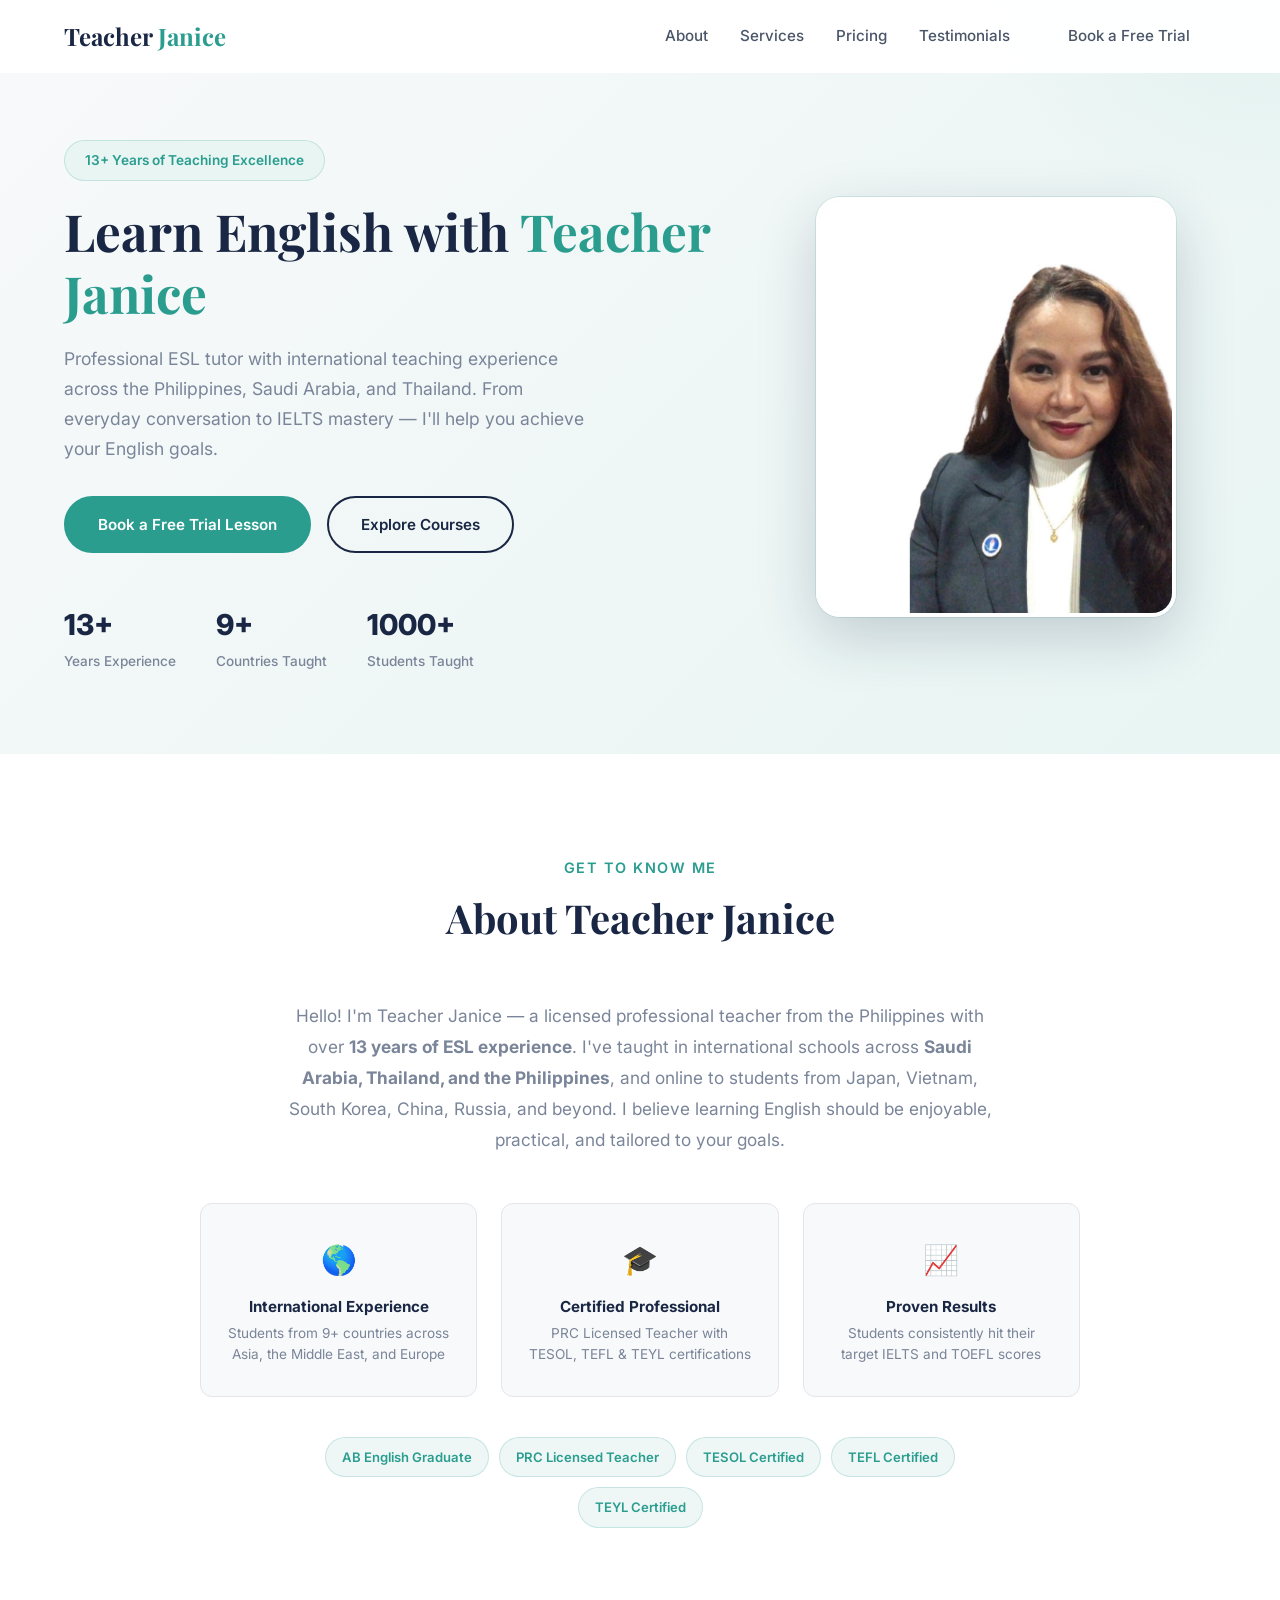
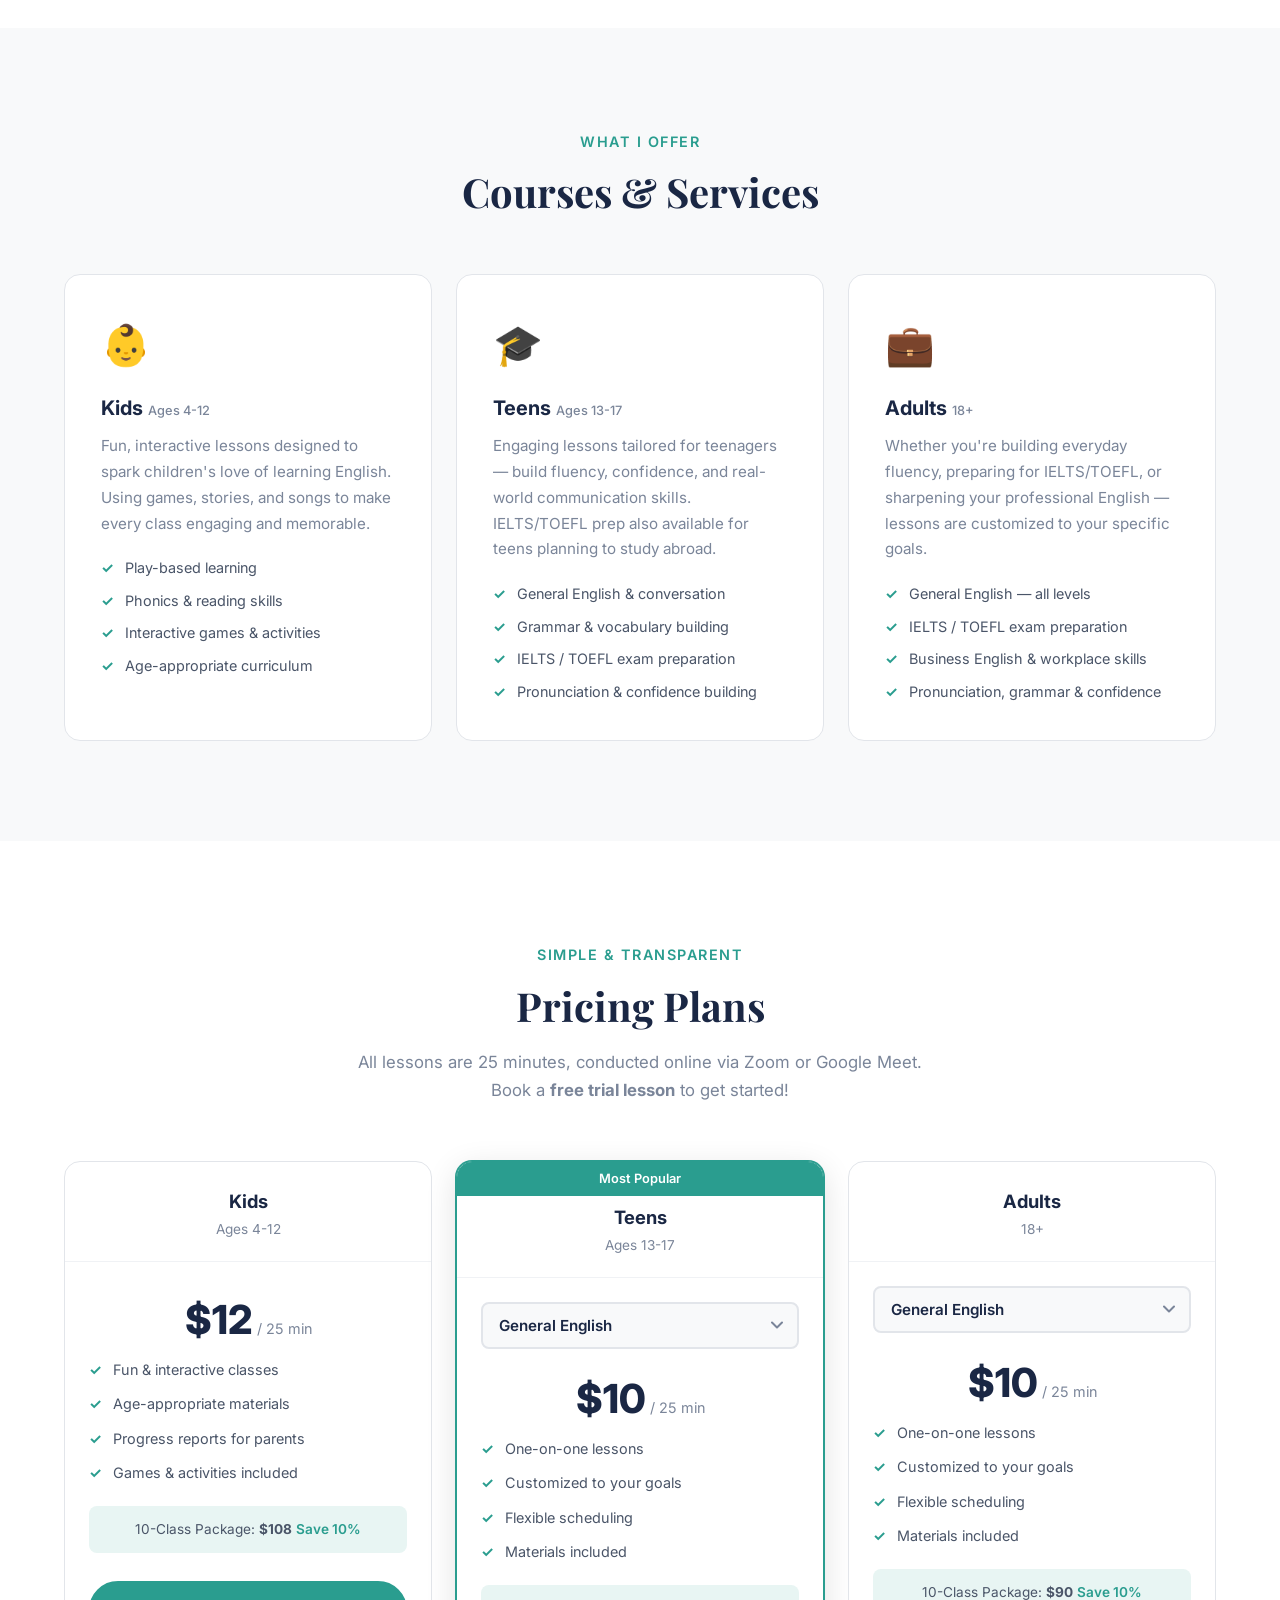
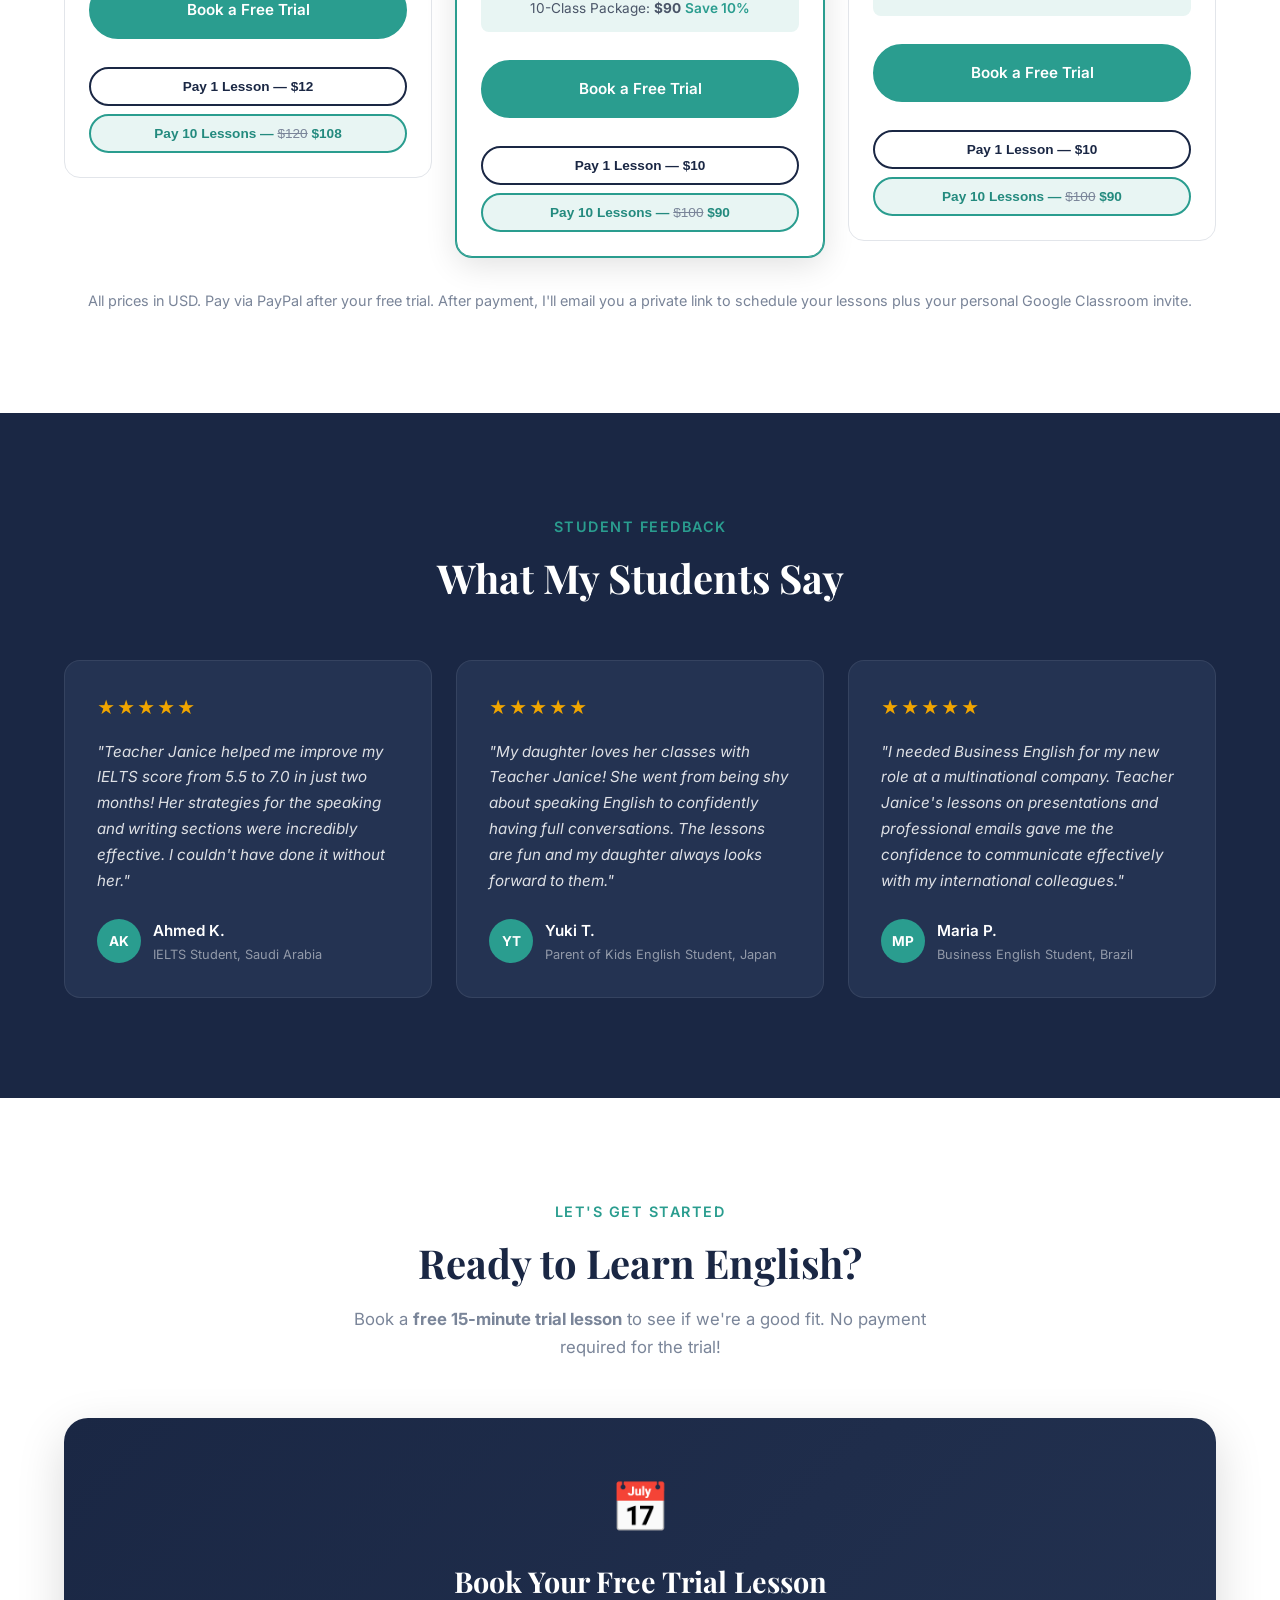
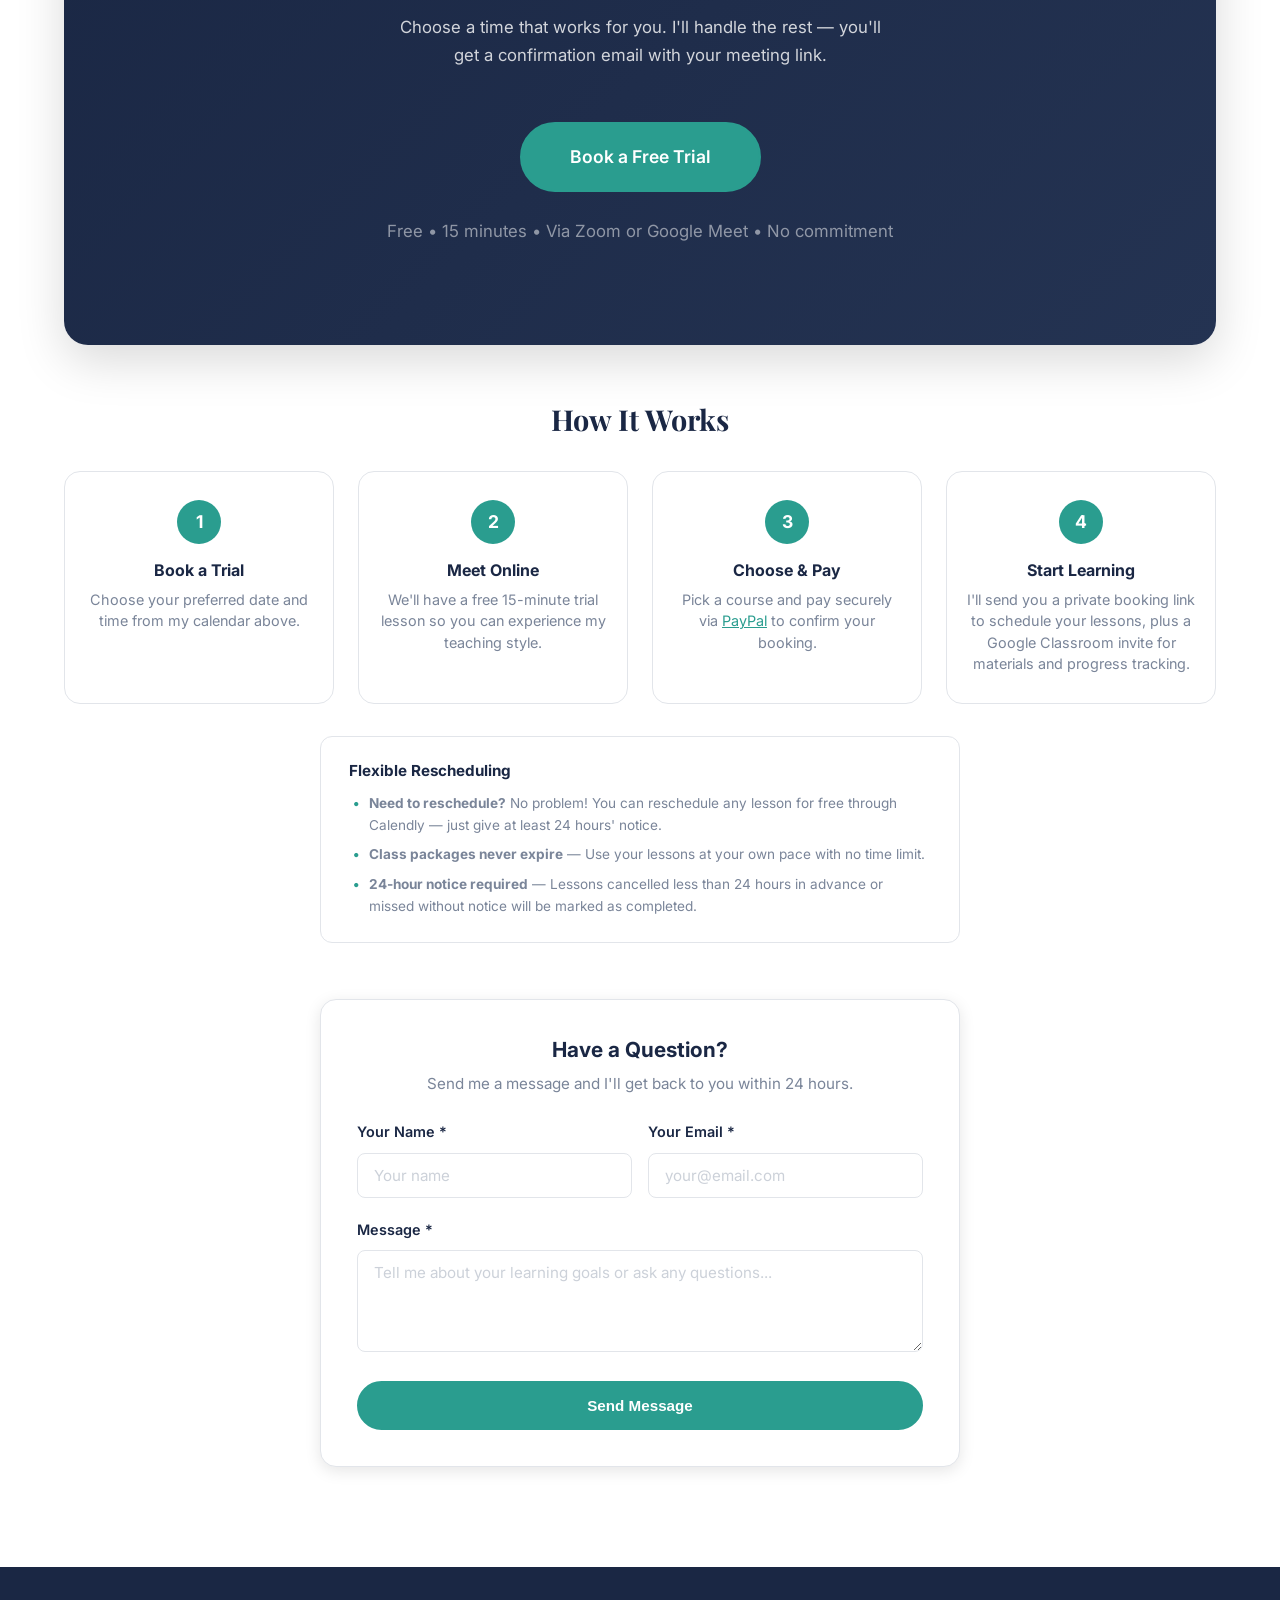
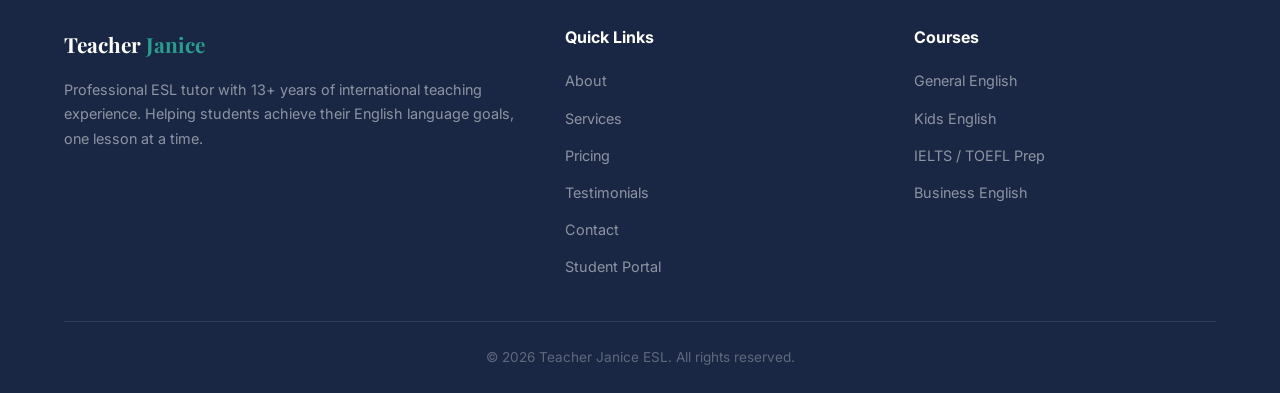
<file: index.html>
<!DOCTYPE html>
<html lang="en">
<head>
  <meta charset="UTF-8">
  <meta name="viewport" content="width=device-width, initial-scale=1.0">
  <title>Teacher Janice | Professional ESL Tutor</title>
  <meta name="description" content="Learn English online with Teacher Janice — 13+ years of ESL teaching experience. IELTS, TOEFL, Business English, Kids & Adult classes.">
  <link rel="stylesheet" href="styles.css?v=31">
  <link rel="preconnect" href="https://fonts.googleapis.com">
  <link rel="preconnect" href="https://fonts.gstatic.com" crossorigin>
  <link href="https://fonts.googleapis.com/css2?family=Inter:wght@400;500;600;700;800&family=Playfair+Display:wght@700&display=swap" rel="stylesheet">
</head>
<body>

  <!-- Navigation -->
  <nav class="navbar" id="navbar">
    <div class="container nav-container">
      <a href="#" class="logo">Teacher <span>Janice</span></a>
      <button class="nav-toggle" id="navToggle" aria-label="Toggle menu">
        <span></span><span></span><span></span>
      </button>
      <ul class="nav-links" id="navLinks">
        <li><a href="#about">About</a></li>
        <li><a href="#services">Services</a></li>
        <li><a href="#pricing">Pricing</a></li>
        <li><a href="#testimonials">Testimonials</a></li>
        <li><a href="https://calendly.com/eslteacherjanice/esl-trial-lesson" target="_blank" rel="noopener" class="btn btn-nav">Book a Free Trial</a></li>
      </ul>
    </div>
  </nav>

  <!-- Hero Section -->
  <header class="hero" id="hero">
    <div class="container hero-content">
      <div class="hero-text">
        <p class="hero-badge">13+ Years of Teaching Excellence</p>
        <h1>Learn English with <span class="highlight">Teacher Janice</span></h1>
        <p class="hero-description">Professional ESL tutor with international teaching experience across the Philippines, Saudi Arabia, and Thailand. From everyday conversation to IELTS mastery — I'll help you achieve your English goals.</p>
        <div class="hero-buttons">
          <a href="https://calendly.com/eslteacherjanice/esl-trial-lesson" target="_blank" rel="noopener" class="btn btn-primary">Book a Free Trial Lesson</a>
          <a href="#services" class="btn btn-outline">Explore Courses</a>
        </div>
        <div class="hero-stats">
          <div class="stat">
            <span class="stat-number">13+</span>
            <span class="stat-label">Years Experience</span>
          </div>
          <div class="stat">
            <span class="stat-number">9+</span>
            <span class="stat-label">Countries Taught</span>
          </div>
          <div class="stat">
            <span class="stat-number">1000+</span>
            <span class="stat-label">Students Taught</span>
          </div>
        </div>
      </div>
      <div class="hero-image">
        <img src="janice.jpg" alt="Teacher Janice - Professional ESL Tutor" class="hero-photo">
      </div>
    </div>
  </header>

  <!-- About Section -->
  <section class="about" id="about">
    <div class="container">
      <div class="section-header">
        <p class="section-tag">Get to Know Me</p>
        <h2>About Teacher Janice</h2>
      </div>
      <p class="about-intro">Hello! I'm Teacher Janice — a licensed professional teacher from the Philippines with over <strong>13 years of ESL experience</strong>. I've taught in international schools across <strong>Saudi Arabia, Thailand, and the Philippines</strong>, and online to students from Japan, Vietnam, South Korea, China, Russia, and beyond. I believe learning English should be enjoyable, practical, and tailored to your goals.</p>
      <div class="about-highlights">
        <div class="highlight-card">
          <span class="highlight-icon">&#127758;</span>
          <h4>International Experience</h4>
          <p>Students from 9+ countries across Asia, the Middle East, and Europe</p>
        </div>
        <div class="highlight-card">
          <span class="highlight-icon">&#127891;</span>
          <h4>Certified Professional</h4>
          <p>PRC Licensed Teacher with TESOL, TEFL &amp; TEYL certifications</p>
        </div>
        <div class="highlight-card">
          <span class="highlight-icon">&#128200;</span>
          <h4>Proven Results</h4>
          <p>Students consistently hit their target IELTS and TOEFL scores</p>
        </div>
      </div>
      <div class="credential-tags">
        <span class="credential-tag">AB English Graduate</span>
        <span class="credential-tag">PRC Licensed Teacher</span>
        <span class="credential-tag">TESOL Certified</span>
        <span class="credential-tag">TEFL Certified</span>
        <span class="credential-tag">TEYL Certified</span>
      </div>
    </div>
  </section>

  <!-- Services Section -->
  <section class="services" id="services">
    <div class="container">
      <div class="section-header">
        <p class="section-tag">What I Offer</p>
        <h2>Courses & Services</h2>
      </div>
      <div class="services-grid">
        <div class="service-card">
          <div class="service-icon">&#128118;</div>
          <h3>Kids <span class="age-tag">Ages 4-12</span></h3>
          <p>Fun, interactive lessons designed to spark children's love of learning English. Using games, stories, and songs to make every class engaging and memorable.</p>
          <ul class="service-features">
            <li>Play-based learning</li>
            <li>Phonics & reading skills</li>
            <li>Interactive games & activities</li>
            <li>Age-appropriate curriculum</li>
          </ul>
        </div>
        <div class="service-card">
          <div class="service-icon">&#127891;</div>
          <h3>Teens <span class="age-tag">Ages 13-17</span></h3>
          <p>Engaging lessons tailored for teenagers — build fluency, confidence, and real-world communication skills. IELTS/TOEFL prep also available for teens planning to study abroad.</p>
          <ul class="service-features">
            <li>General English &amp; conversation</li>
            <li>Grammar &amp; vocabulary building</li>
            <li>IELTS / TOEFL exam preparation</li>
            <li>Pronunciation &amp; confidence building</li>
          </ul>
        </div>
        <div class="service-card">
          <div class="service-icon">&#128188;</div>
          <h3>Adults <span class="age-tag">18+</span></h3>
          <p>Whether you're building everyday fluency, preparing for IELTS/TOEFL, or sharpening your professional English — lessons are customized to your specific goals.</p>
          <ul class="service-features">
            <li>General English — all levels</li>
            <li>IELTS / TOEFL exam preparation</li>
            <li>Business English &amp; workplace skills</li>
            <li>Pronunciation, grammar &amp; confidence</li>
          </ul>
        </div>
      </div>
    </div>
  </section>

  <!-- Pricing Section -->
  <section class="pricing" id="pricing">
    <div class="container">
      <div class="section-header">
        <p class="section-tag">Simple & Transparent</p>
        <h2>Pricing Plans</h2>
        <p class="section-subtitle">All lessons are 25 minutes, conducted online via Zoom or Google Meet. Book a <strong>free trial lesson</strong> to get started!</p>
      </div>
      <div class="pricing-grid">
        <!-- Kids -->
        <div class="pricing-card">
          <div class="pricing-header">
            <h3>Kids</h3>
            <p class="pricing-subtitle">Ages 4-12</p>
          </div>
          <div class="pricing-body">
            <div class="price">
              <span class="price-amount">$12</span>
              <span class="price-period">/ 25 min</span>
            </div>
            <ul class="pricing-features">
              <li>Fun & interactive classes</li>
              <li>Age-appropriate materials</li>
              <li>Progress reports for parents</li>
              <li>Games & activities included</li>
            </ul>
            <p class="package-deal">10-Class Package: <strong>$108</strong> <span class="save-tag">Save 10%</span></p>
            <a href="https://calendly.com/eslteacherjanice/esl-trial-lesson" target="_blank" rel="noopener" class="btn btn-primary btn-full">Book a Free Trial</a>
            <div class="pay-buttons">
              <form action="https://www.paypal.com/cgi-bin/webscr" method="post" target="_blank">
                <input type="hidden" name="cmd" value="_xclick">
                <input type="hidden" name="business" value="eslteacherjanice@gmail.com">
                <input type="hidden" name="item_name" value="Kids English - 1 Lesson">
                <input type="hidden" name="amount" value="12.00">
                <input type="hidden" name="currency_code" value="USD">
                <input type="hidden" name="no_shipping" value="1">
                <input type="hidden" name="return" value="https://eslwithjanice.com/thank-you.html">
                <input type="hidden" name="cancel_return" value="https://eslwithjanice.com/#pricing">
                <button type="submit" class="btn btn-outline btn-full btn-pay">Pay 1 Lesson — $12</button>
              </form>
              <form action="https://www.paypal.com/cgi-bin/webscr" method="post" target="_blank">
                <input type="hidden" name="cmd" value="_xclick">
                <input type="hidden" name="business" value="eslteacherjanice@gmail.com">
                <input type="hidden" name="item_name" value="Kids English - 10 Lessons">
                <input type="hidden" name="amount" value="108.00">
                <input type="hidden" name="currency_code" value="USD">
                <input type="hidden" name="no_shipping" value="1">
                <input type="hidden" name="return" value="https://eslwithjanice.com/thank-you.html">
                <input type="hidden" name="cancel_return" value="https://eslwithjanice.com/#pricing">
                <button type="submit" class="btn btn-outline btn-full btn-pay btn-pay-package">Pay 10 Lessons — <s>$120</s> $108</button>
              </form>
            </div>
          </div>
        </div>
        <!-- Teens -->
        <div class="pricing-card popular">
          <div class="popular-badge">Most Popular</div>
          <div class="pricing-header">
            <h3>Teens</h3>
            <p class="pricing-subtitle">Ages 13-17</p>
          </div>
          <div class="pricing-body">
            <select class="course-select"
              data-prices='[
                {"label":"General English","price":"10","pkg":"90","orig":"100","item1":"Teens General English - 1 Lesson","item10":"Teens General English - 10 Lessons"},
                {"label":"IELTS / TOEFL Prep","price":"15","pkg":"135","orig":"150","item1":"Teens IELTS/TOEFL Prep - 1 Lesson","item10":"Teens IELTS/TOEFL Prep - 10 Lessons"}
              ]'>
              <option value="0">General English</option>
              <option value="1">IELTS / TOEFL Prep</option>
            </select>
            <div class="price">
              <span class="price-amount">$10</span>
              <span class="price-period">/ 25 min</span>
            </div>
            <ul class="pricing-features">
              <li>One-on-one lessons</li>
              <li>Customized to your goals</li>
              <li>Flexible scheduling</li>
              <li>Materials included</li>
            </ul>
            <p class="package-deal">10-Class Package: <strong class="pkg-price">$90</strong> <span class="save-tag">Save 10%</span></p>
            <a href="https://calendly.com/eslteacherjanice/esl-trial-lesson" target="_blank" rel="noopener" class="btn btn-primary btn-full">Book a Free Trial</a>
            <div class="pay-buttons">
              <form action="https://www.paypal.com/cgi-bin/webscr" method="post" target="_blank" class="pay1-form">
                <input type="hidden" name="cmd" value="_xclick">
                <input type="hidden" name="business" value="eslteacherjanice@gmail.com">
                <input type="hidden" name="item_name" value="Teens General English - 1 Lesson">
                <input type="hidden" name="amount" value="10.00">
                <input type="hidden" name="currency_code" value="USD">
                <input type="hidden" name="no_shipping" value="1">
                <input type="hidden" name="return" value="https://eslwithjanice.com/thank-you.html">
                <input type="hidden" name="cancel_return" value="https://eslwithjanice.com/#pricing">
                <button type="submit" class="btn btn-outline btn-full btn-pay">Pay 1 Lesson — $10</button>
              </form>
              <form action="https://www.paypal.com/cgi-bin/webscr" method="post" target="_blank" class="pay10-form">
                <input type="hidden" name="cmd" value="_xclick">
                <input type="hidden" name="business" value="eslteacherjanice@gmail.com">
                <input type="hidden" name="item_name" value="Teens General English - 10 Lessons">
                <input type="hidden" name="amount" value="90.00">
                <input type="hidden" name="currency_code" value="USD">
                <input type="hidden" name="no_shipping" value="1">
                <input type="hidden" name="return" value="https://eslwithjanice.com/thank-you.html">
                <input type="hidden" name="cancel_return" value="https://eslwithjanice.com/#pricing">
                <button type="submit" class="btn btn-outline btn-full btn-pay btn-pay-package">Pay 10 Lessons — <s>$100</s> $90</button>
              </form>
            </div>
          </div>
        </div>
        <!-- Adults -->
        <div class="pricing-card">
          <div class="pricing-header">
            <h3>Adults</h3>
            <p class="pricing-subtitle">18+</p>
          </div>
          <div class="pricing-body">
            <select class="course-select"
              data-prices='[
                {"label":"General English","price":"10","pkg":"90","orig":"100","item1":"Adults General English - 1 Lesson","item10":"Adults General English - 10 Lessons"},
                {"label":"IELTS / TOEFL Prep","price":"15","pkg":"135","orig":"150","item1":"Adults IELTS/TOEFL Prep - 1 Lesson","item10":"Adults IELTS/TOEFL Prep - 10 Lessons"},
                {"label":"Business English","price":"15","pkg":"135","orig":"150","item1":"Adults Business English - 1 Lesson","item10":"Adults Business English - 10 Lessons"}
              ]'>
              <option value="0">General English</option>
              <option value="1">IELTS / TOEFL Prep</option>
              <option value="2">Business English</option>
            </select>
            <div class="price">
              <span class="price-amount">$10</span>
              <span class="price-period">/ 25 min</span>
            </div>
            <ul class="pricing-features">
              <li>One-on-one lessons</li>
              <li>Customized to your goals</li>
              <li>Flexible scheduling</li>
              <li>Materials included</li>
            </ul>
            <p class="package-deal">10-Class Package: <strong class="pkg-price">$90</strong> <span class="save-tag">Save 10%</span></p>
            <a href="https://calendly.com/eslteacherjanice/esl-trial-lesson" target="_blank" rel="noopener" class="btn btn-primary btn-full">Book a Free Trial</a>
            <div class="pay-buttons">
              <form action="https://www.paypal.com/cgi-bin/webscr" method="post" target="_blank" class="pay1-form">
                <input type="hidden" name="cmd" value="_xclick">
                <input type="hidden" name="business" value="eslteacherjanice@gmail.com">
                <input type="hidden" name="item_name" value="Adults General English - 1 Lesson">
                <input type="hidden" name="amount" value="10.00">
                <input type="hidden" name="currency_code" value="USD">
                <input type="hidden" name="no_shipping" value="1">
                <input type="hidden" name="return" value="https://eslwithjanice.com/thank-you.html">
                <input type="hidden" name="cancel_return" value="https://eslwithjanice.com/#pricing">
                <button type="submit" class="btn btn-outline btn-full btn-pay">Pay 1 Lesson — $10</button>
              </form>
              <form action="https://www.paypal.com/cgi-bin/webscr" method="post" target="_blank" class="pay10-form">
                <input type="hidden" name="cmd" value="_xclick">
                <input type="hidden" name="business" value="eslteacherjanice@gmail.com">
                <input type="hidden" name="item_name" value="Adults General English - 10 Lessons">
                <input type="hidden" name="amount" value="90.00">
                <input type="hidden" name="currency_code" value="USD">
                <input type="hidden" name="no_shipping" value="1">
                <input type="hidden" name="return" value="https://eslwithjanice.com/thank-you.html">
                <input type="hidden" name="cancel_return" value="https://eslwithjanice.com/#pricing">
                <button type="submit" class="btn btn-outline btn-full btn-pay btn-pay-package">Pay 10 Lessons — <s>$100</s> $90</button>
              </form>
            </div>
          </div>
        </div>
      </div>
      <p class="pricing-note">All prices in USD. Pay via PayPal after your free trial. After payment, I'll email you a private link to schedule your lessons plus your personal Google Classroom invite.</p>

    </div>
  </section>

  <!-- Testimonials Section -->
  <section class="testimonials" id="testimonials">
    <div class="container">
      <div class="section-header">
        <p class="section-tag">Student Feedback</p>
        <h2>What My Students Say</h2>
      </div>
      <div class="testimonials-grid">
        <div class="testimonial-card">
          <div class="stars">&#9733;&#9733;&#9733;&#9733;&#9733;</div>
          <p class="testimonial-text">"Teacher Janice helped me improve my IELTS score from 5.5 to 7.0 in just two months! Her strategies for the speaking and writing sections were incredibly effective. I couldn't have done it without her."</p>
          <div class="testimonial-author">
            <div class="author-avatar">AK</div>
            <div>
              <p class="author-name">Ahmed K.</p>
              <p class="author-detail">IELTS Student, Saudi Arabia</p>
            </div>
          </div>
        </div>
        <div class="testimonial-card">
          <div class="stars">&#9733;&#9733;&#9733;&#9733;&#9733;</div>
          <p class="testimonial-text">"My daughter loves her classes with Teacher Janice! She went from being shy about speaking English to confidently having full conversations. The lessons are fun and my daughter always looks forward to them."</p>
          <div class="testimonial-author">
            <div class="author-avatar">YT</div>
            <div>
              <p class="author-name">Yuki T.</p>
              <p class="author-detail">Parent of Kids English Student, Japan</p>
            </div>
          </div>
        </div>
        <div class="testimonial-card">
          <div class="stars">&#9733;&#9733;&#9733;&#9733;&#9733;</div>
          <p class="testimonial-text">"I needed Business English for my new role at a multinational company. Teacher Janice's lessons on presentations and professional emails gave me the confidence to communicate effectively with my international colleagues."</p>
          <div class="testimonial-author">
            <div class="author-avatar">MP</div>
            <div>
              <p class="author-name">Maria P.</p>
              <p class="author-detail">Business English Student, Brazil</p>
            </div>
          </div>
        </div>
      </div>
    </div>
  </section>

  <!-- Contact Section -->
  <section class="contact" id="contact">
    <div class="container">
      <div class="section-header">
        <p class="section-tag">Let's Get Started</p>
        <h2>Ready to Learn English?</h2>
        <p class="section-subtitle">Book a <strong>free 15-minute trial lesson</strong> to see if we're a good fit. No payment required for the trial!</p>
      </div>

      <!-- Primary CTA: Book a Trial -->
      <div class="contact-cta">
        <div class="cta-card">
          <div class="cta-icon">&#128197;</div>
          <h3>Book Your Free Trial Lesson</h3>
          <p>Choose a time that works for you. I'll handle the rest — you'll get a confirmation email with your meeting link.</p>
          <a href="https://calendly.com/eslteacherjanice/esl-trial-lesson" target="_blank" rel="noopener" class="btn btn-primary btn-lg">Book a Free Trial</a>
          <p class="cta-hint">Free &bull; 15 minutes &bull; Via Zoom or Google Meet &bull; No commitment</p>
        </div>
      </div>

      <!-- How It Works -->
      <div class="how-it-works">
        <h3>How It Works</h3>
        <div class="steps-grid">
          <div class="step-card">
            <div class="step-number">1</div>
            <h4>Book a Trial</h4>
            <p>Choose your preferred date and time from my calendar above.</p>
          </div>
          <div class="step-card">
            <div class="step-number">2</div>
            <h4>Meet Online</h4>
            <p>We'll have a free 15-minute trial lesson so you can experience my teaching style.</p>
          </div>
          <div class="step-card">
            <div class="step-number">3</div>
            <h4>Choose &amp; Pay</h4>
            <p>Pick a course and pay securely via <a href="#pricing" style="color: var(--teal); text-decoration: underline;">PayPal</a> to confirm your booking.</p>
          </div>
          <div class="step-card">
            <div class="step-number">4</div>
            <h4>Start Learning</h4>
            <p>I'll send you a private booking link to schedule your lessons, plus a Google Classroom invite for materials and progress tracking.</p>
          </div>
        </div>

        <!-- Flexible Rescheduling Policy -->
        <div class="policy-box">
          <h4>Flexible Rescheduling</h4>
          <ul>
            <li><strong>Need to reschedule?</strong> No problem! You can reschedule any lesson for free through Calendly — just give at least 24 hours' notice.</li>
            <li><strong>Class packages never expire</strong> — Use your lessons at your own pace with no time limit.</li>
            <li><strong>24-hour notice required</strong> — Lessons cancelled less than 24 hours in advance or missed without notice will be marked as completed.</li>
          </ul>
        </div>
      </div>

      <!-- Message Form -->
      <div class="contact-form-centered">
        <h3>Have a Question?</h3>
        <p>Send me a message and I'll get back to you within 24 hours.</p>
        <form id="contactForm" action="https://formsubmit.co/eslteacherjanice@gmail.com" method="POST">
          <input type="hidden" name="_subject" value="New Inquiry - Teacher Janice ESL">
          <input type="hidden" name="_captcha" value="false">
          <input type="hidden" name="_next" value="">
          <div class="form-row">
            <div class="form-group">
              <label for="name">Your Name *</label>
              <input type="text" id="name" name="name" required placeholder="Your name">
            </div>
            <div class="form-group">
              <label for="email">Your Email *</label>
              <input type="email" id="email" name="email" required placeholder="your@email.com">
            </div>
          </div>
          <div class="form-group">
            <label for="message">Message *</label>
            <textarea id="message" name="message" rows="4" required placeholder="Tell me about your learning goals or ask any questions..."></textarea>
          </div>
          <button type="submit" class="btn btn-primary btn-full">Send Message</button>
        </form>
      </div>
    </div>
  </section>

  <!-- Footer -->
  <footer class="footer">
    <div class="container">
      <div class="footer-content">
        <div class="footer-brand">
          <a href="#" class="logo">Teacher <span>Janice</span></a>
          <p>Professional ESL tutor with 13+ years of international teaching experience. Helping students achieve their English language goals, one lesson at a time.</p>
        </div>
        <div class="footer-links">
          <h4>Quick Links</h4>
          <ul>
            <li><a href="#about">About</a></li>
            <li><a href="#services">Services</a></li>
            <li><a href="#pricing">Pricing</a></li>
            <li><a href="#testimonials">Testimonials</a></li>
            <li><a href="#contact">Contact</a></li>
            <li><a href="student-portal.html">Student Portal</a></li>
          </ul>
        </div>
        <div class="footer-links">
          <h4>Courses</h4>
          <ul>
            <li><a href="#services">General English</a></li>
            <li><a href="#services">Kids English</a></li>
            <li><a href="#services">IELTS / TOEFL Prep</a></li>
            <li><a href="#services">Business English</a></li>
          </ul>
        </div>
      </div>
      <div class="footer-bottom">
        <p>&copy; 2026 Teacher Janice ESL. All rights reserved.</p>
      </div>
    </div>
  </footer>

  <script src="script.js?v=9"></script>
</body>
</html>
</file>
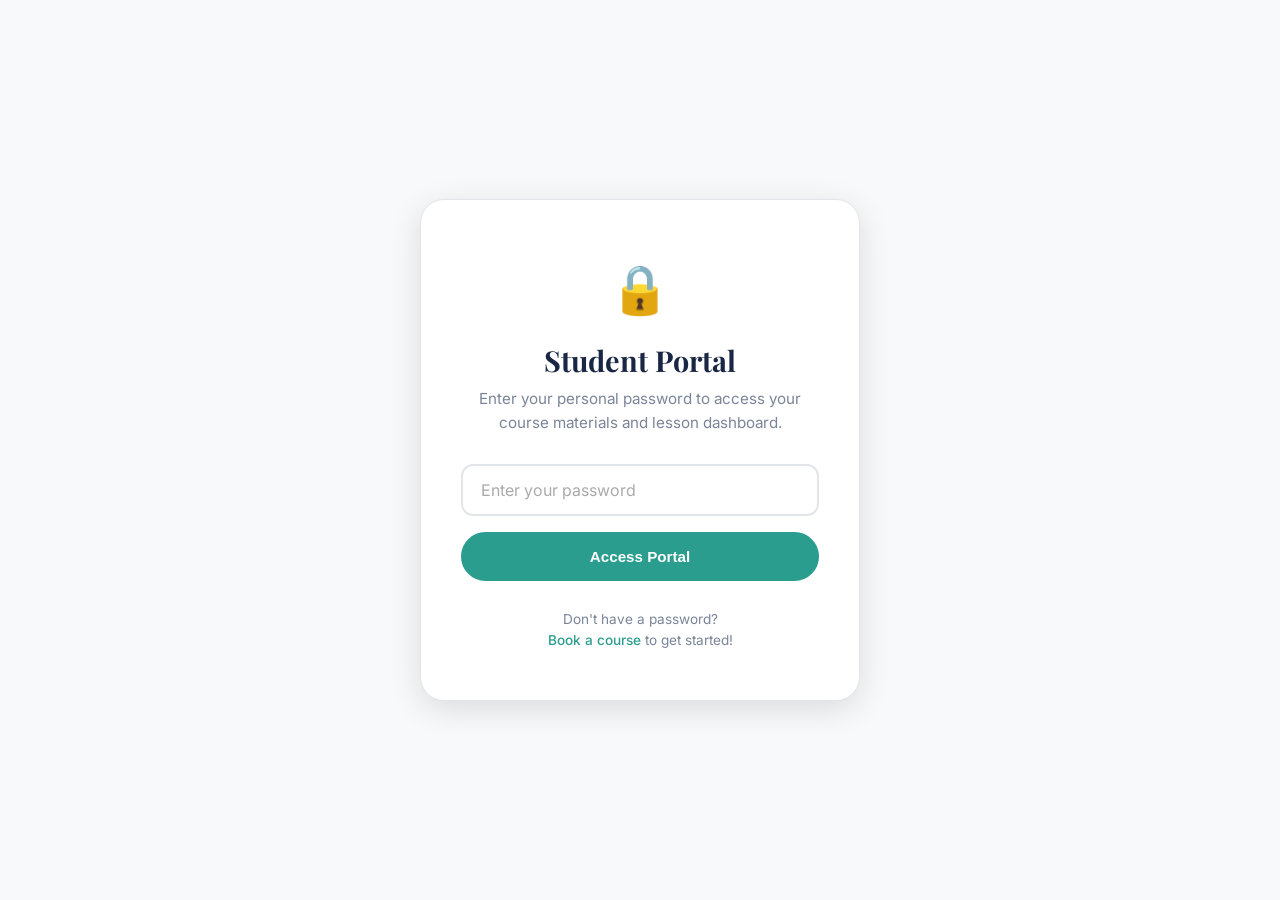
<file: student-portal.html>
<!DOCTYPE html>
<html lang="en">
<head>
  <meta charset="UTF-8">
  <meta name="viewport" content="width=device-width, initial-scale=1.0">
  <title>Student Portal — Teacher Janice ESL</title>
  <meta name="robots" content="noindex, nofollow">
  <link rel="stylesheet" href="styles.css?v=31">
  <link rel="stylesheet" href="portal.css?v=4">
  <link rel="preconnect" href="https://fonts.googleapis.com">
  <link rel="preconnect" href="https://fonts.gstatic.com" crossorigin>
  <link href="https://fonts.googleapis.com/css2?family=Inter:wght@400;500;600;700;800&family=Playfair+Display:wght@700&display=swap" rel="stylesheet">
</head>
<body>

  <!-- Password Gate -->
  <div id="passwordGate" class="portal-gate">
    <div class="gate-card">
      <div class="gate-icon">&#128274;</div>
      <h1>Student Portal</h1>
      <p class="gate-subtitle">Enter your personal password to access your course materials and lesson dashboard.</p>
      <div class="gate-input-wrap">
        <input type="password" id="portalPassword" placeholder="Enter your password" autocomplete="off">
      </div>
      <p id="portalError" class="gate-error"></p>
      <button onclick="checkPassword()" class="btn btn-primary">Access Portal</button>
      <p class="gate-footer">
        Don't have a password?<br>
        <a href="https://eslwithjanice.com/#pricing">Book a course</a> to get started!
      </p>
    </div>
  </div>

  <!-- Portal Content (hidden until authenticated) -->
  <div id="portalContent" class="portal-content" style="display:none;">

    <!-- Header -->
    <header class="portal-header">
      <div class="container">
        <a href="/" class="portal-logo">Teacher <span>Janice</span></a>
        <div class="portal-header-right">
          <span class="portal-welcome">Student Portal</span>
          <button class="btn-logout" onclick="logout()">Log Out</button>
        </div>
      </div>
    </header>

    <!-- Main -->
    <main class="portal-main">

      <!-- Lesson Dashboard (rendered by portal.js) -->
      <div id="portalDashboard" class="portal-dashboard" style="display:none;"></div>

      <!-- Course Catalog -->
      <div class="portal-title">
        <h2>Course Catalog</h2>
        <p id="portalSubtitle">Browse topics by level and prepare before class!</p>
      </div>

      <!-- Age Group Tabs -->
      <div class="age-tabs" id="ageGroupTabs">
        <!-- Rendered by portal.js -->
      </div>

      <!-- Course Cards -->
      <div class="course-cards" id="courseContainer">
        <!-- Rendered by portal.js -->
      </div>
    </main>

    <!-- Footer -->
    <footer class="portal-footer">
      <p>Need help? Email <a href="mailto:eslteacherjanice@gmail.com">eslteacherjanice@gmail.com</a></p>
      <a href="/">&larr; Back to eslwithjanice.com</a>
    </footer>

    <!-- Watermark -->
    <div class="portal-watermark"></div>
  </div>

  <script src="portal.js?v=5"></script>
</body>
</html>
</file>
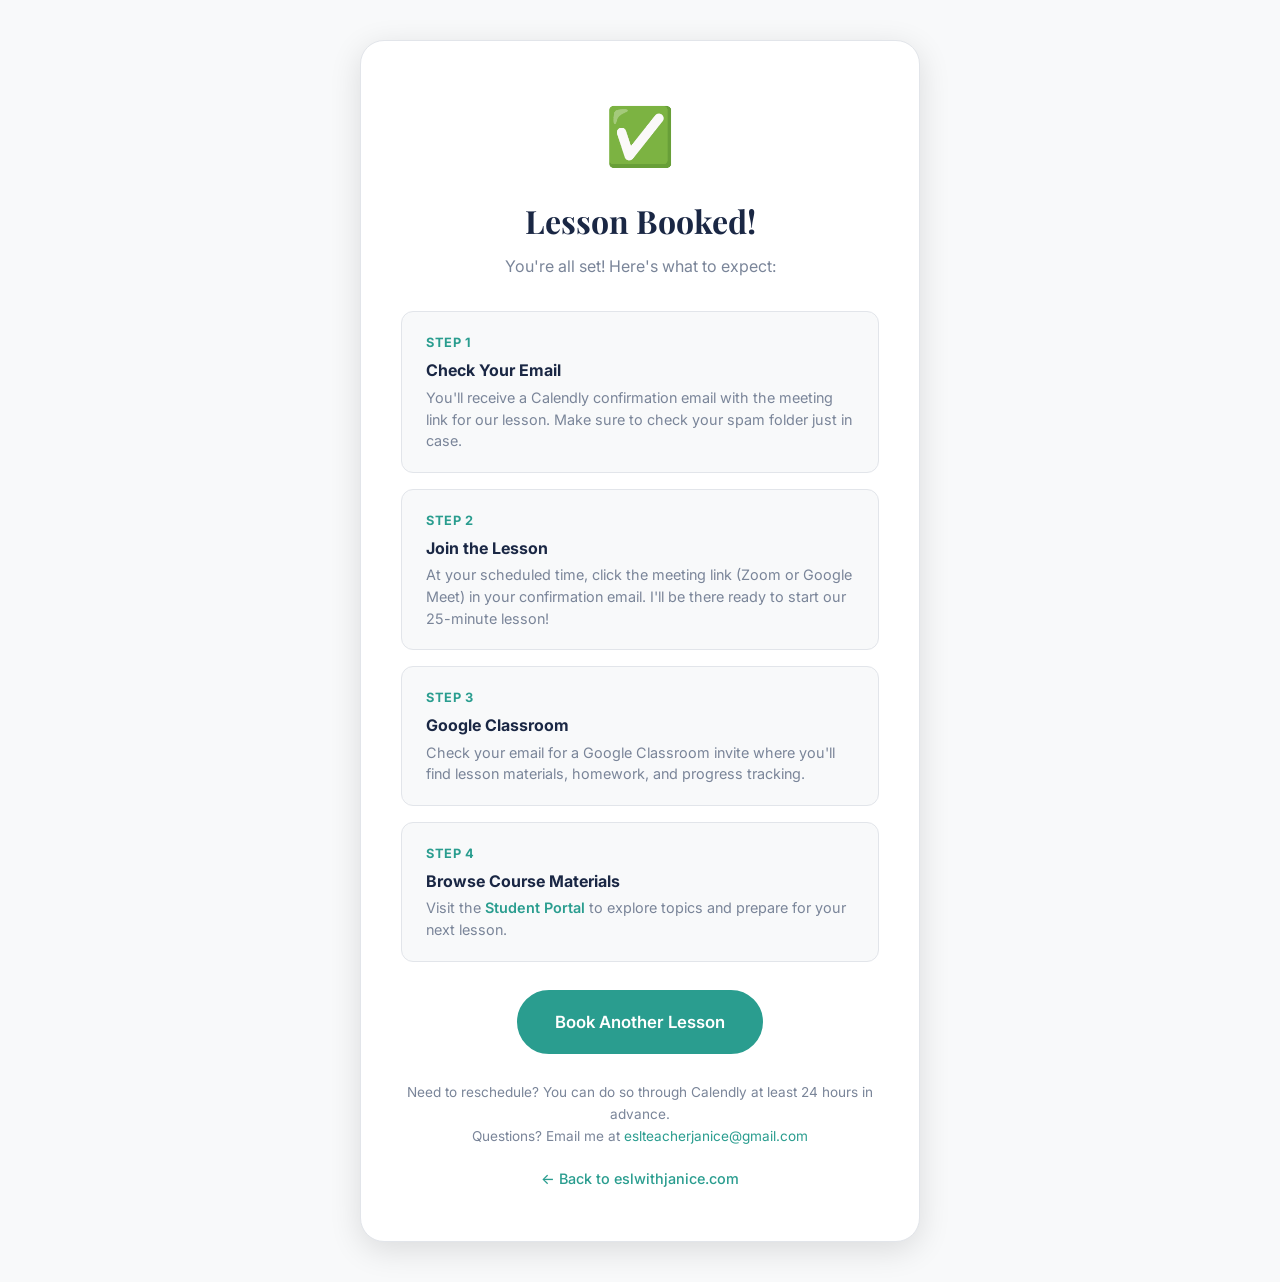
<file: thank-you-booking.html>
<!DOCTYPE html>
<html lang="en">
<head>
  <meta charset="UTF-8">
  <meta name="viewport" content="width=device-width, initial-scale=1.0">
  <title>Lesson Booked — Teacher Janice ESL</title>
  <meta name="robots" content="noindex, nofollow">
  <link rel="stylesheet" href="styles.css?v=17">
  <link rel="preconnect" href="https://fonts.googleapis.com">
  <link rel="preconnect" href="https://fonts.gstatic.com" crossorigin>
  <link href="https://fonts.googleapis.com/css2?family=Inter:wght@400;500;600;700;800&family=Playfair+Display:wght@700&display=swap" rel="stylesheet">
  <style>
    .thankyou {
      min-height: 100vh;
      display: flex;
      align-items: center;
      justify-content: center;
      padding: 40px 20px;
      background: var(--gray-50);
    }
    .thankyou-card {
      max-width: 560px;
      width: 100%;
      background: var(--white);
      border-radius: var(--radius-xl);
      padding: 48px 40px;
      text-align: center;
      box-shadow: var(--shadow-lg);
      border: 1px solid var(--gray-200);
    }
    .thankyou-icon {
      font-size: 3.5rem;
      margin-bottom: 16px;
    }
    .thankyou-card h1 {
      font-family: 'Playfair Display', serif;
      font-size: 2rem;
      color: var(--navy);
      margin-bottom: 12px;
    }
    .thankyou-card .subtitle {
      color: var(--gray-500);
      font-size: 1rem;
      margin-bottom: 32px;
      line-height: 1.6;
    }
    .thankyou-step {
      text-align: left;
      padding: 20px 24px;
      background: var(--gray-50);
      border-radius: var(--radius-md);
      margin-bottom: 16px;
      border: 1px solid var(--gray-200);
    }
    .thankyou-step .step-label {
      font-size: 0.8rem;
      font-weight: 700;
      text-transform: uppercase;
      letter-spacing: 0.05em;
      color: var(--teal);
      margin-bottom: 6px;
    }
    .thankyou-step h3 {
      font-size: 1rem;
      color: var(--navy);
      margin-bottom: 6px;
    }
    .thankyou-step p {
      font-size: 0.9rem;
      color: var(--gray-500);
      line-height: 1.5;
      margin: 0;
    }
    .thankyou-cta {
      margin-top: 28px;
    }
    .thankyou-cta .btn {
      font-size: 1.05rem;
      padding: 16px 36px;
    }
    .thankyou-footer {
      margin-top: 28px;
      font-size: 0.85rem;
      color: var(--gray-500);
      line-height: 1.6;
    }
    .thankyou-home {
      display: inline-block;
      margin-top: 20px;
      font-size: 0.9rem;
      color: var(--teal);
      text-decoration: none;
      font-weight: 500;
    }
    .thankyou-home:hover {
      text-decoration: underline;
    }
  </style>
</head>
<body>
  <div class="thankyou">
    <div class="thankyou-card">
      <div class="thankyou-icon">&#9989;</div>
      <h1>Lesson Booked!</h1>
      <p class="subtitle">You're all set<span id="nameGreeting"></span>! Here's what to expect:</p>
      <p id="lessonTime" style="display:none; background: var(--teal); color: white; padding: 12px 20px; border-radius: var(--radius-md); font-weight: 600; font-size: 0.95rem; margin-bottom: 24px;"></p>

      <div class="thankyou-step">
        <div class="step-label">Step 1</div>
        <h3>Check Your Email</h3>
        <p>You'll receive a Calendly confirmation email<span id="emailNote"></span> with the meeting link for our lesson. Make sure to check your spam folder just in case.</p>
      </div>

      <div class="thankyou-step">
        <div class="step-label">Step 2</div>
        <h3>Join the Lesson</h3>
        <p>At your scheduled time, click the meeting link (Zoom or Google Meet) in your confirmation email. I'll be there ready to start our 25-minute lesson!</p>
      </div>

      <div class="thankyou-step">
        <div class="step-label">Step 3</div>
        <h3>Google Classroom</h3>
        <p>Check your email for a Google Classroom invite where you'll find lesson materials, homework, and progress tracking.</p>
      </div>

      <div class="thankyou-step">
        <div class="step-label">Step 4</div>
        <h3>Browse Course Materials</h3>
        <p>Visit the <a href="student-portal.html" style="color: var(--teal); font-weight: 600;">Student Portal</a> to explore topics and prepare for your next lesson.</p>
      </div>

      <div class="thankyou-cta">
        <a href="https://calendly.com/eslteacherjanice/regular-lesson-25mins" target="_blank" rel="noopener" class="btn btn-primary">Book Another Lesson</a>
      </div>

      <p class="thankyou-footer">
        Need to reschedule? You can do so through Calendly at least 24 hours in advance.
        <br>Questions? Email me at <a href="mailto:eslteacherjanice@gmail.com" style="color: var(--teal);">eslteacherjanice@gmail.com</a>
      </p>

      <a href="/" class="thankyou-home">&larr; Back to eslwithjanice.com</a>
    </div>
  </div>
  <script>
    (function() {
      var params = new URLSearchParams(window.location.search);
      var name = params.get('invitee_full_name');
      var email = params.get('invitee_email');
      var startTime = params.get('event_start_time');
      var eventType = params.get('event_type_name') || 'Regular Lesson';

      // Personalize greeting with student's first name
      if (name) {
        var firstName = name.split(' ')[0];
        document.getElementById('nameGreeting').textContent = ', ' + firstName;
      }

      // Show which email to check
      if (email) {
        document.getElementById('emailNote').textContent = ' at ' + email;
      }

      // Show the scheduled lesson date & time
      if (startTime) {
        var date = new Date(startTime);
        var options = { weekday: 'long', year: 'numeric', month: 'long', day: 'numeric', hour: 'numeric', minute: '2-digit' };
        var formatted = date.toLocaleDateString(undefined, options);
        var el = document.getElementById('lessonTime');
        el.textContent = 'Your lesson is on ' + formatted;
        el.style.display = 'block';
      }

      // Send booking to Google Sheets (once per unique booking)
      var SHEETS_URL = 'https://script.google.com/macros/s/AKfycbz-jtuUOVjwxZv1UpsDMCs7E9Nk0A66UlxU9MbQBVClljIwyE98CngcdZob7LyOIrSRPQ/exec';
      var bookingKey = 'esl_booking_' + (startTime || '') + '_' + (email || '');
      if (name && startTime && SHEETS_URL && !localStorage.getItem(bookingKey)) {
        localStorage.setItem(bookingKey, '1');
        fetch(SHEETS_URL, {
          method: 'POST',
          mode: 'no-cors',
          headers: { 'Content-Type': 'application/json' },
          body: JSON.stringify({
            formType: 'Booking',
            name: name,
            email: email || '',
            eventType: eventType,
            startTime: startTime
          })
        }).catch(function(err) {
          console.log('Google Sheets save (non-blocking):', err);
        });
      }
    })();
  </script>
</body>
</html>
</file>
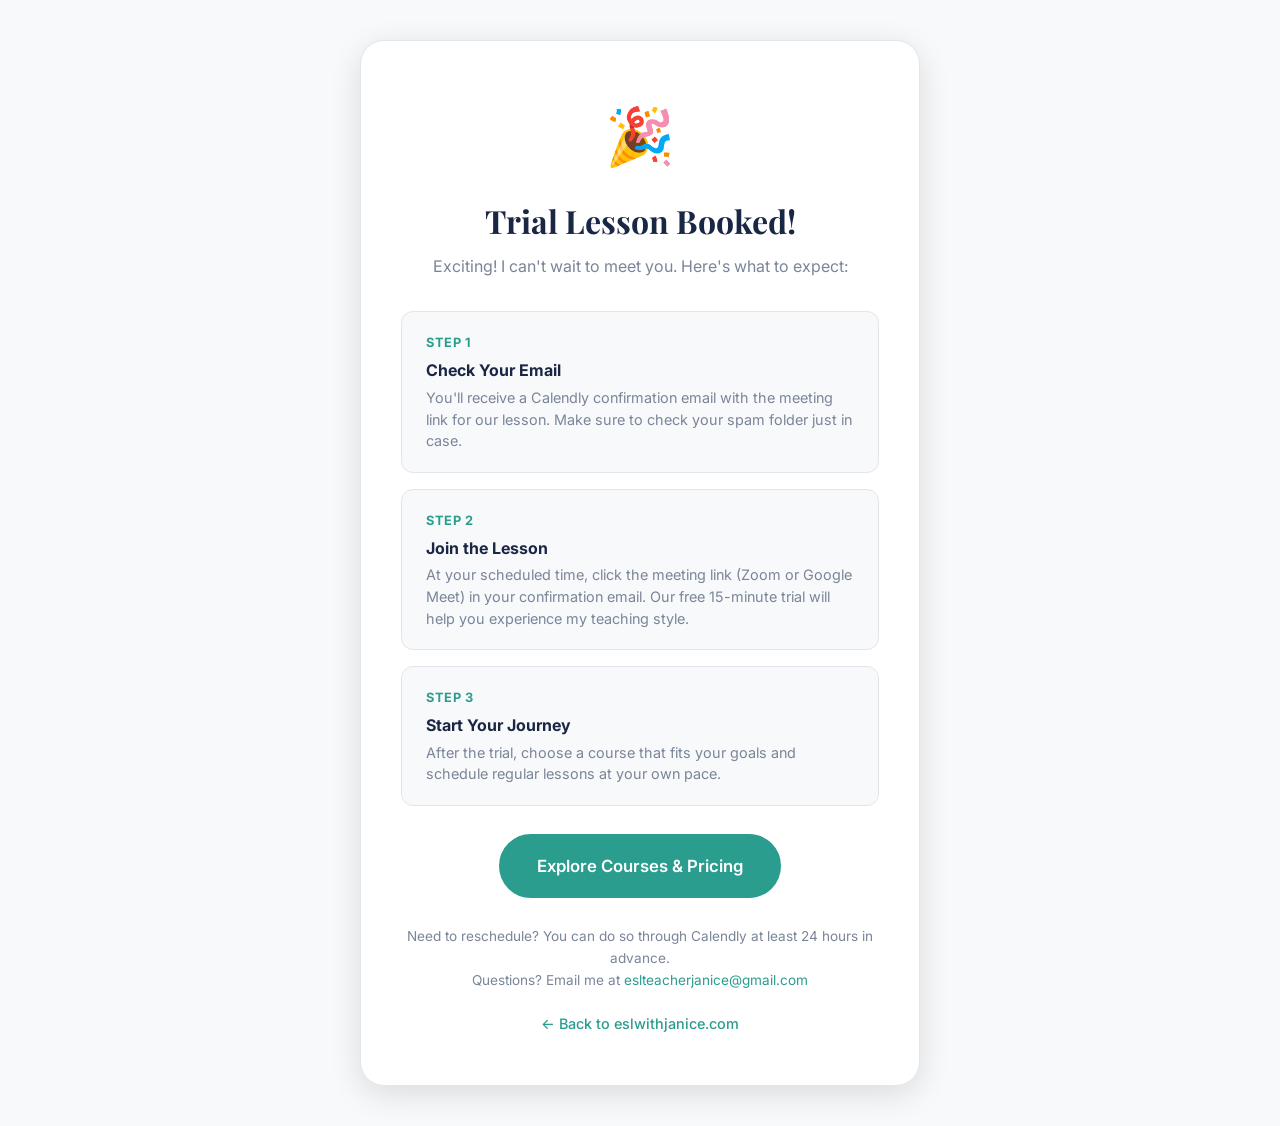
<file: thank-you-trial.html>
<!DOCTYPE html>
<html lang="en">
<head>
  <meta charset="UTF-8">
  <meta name="viewport" content="width=device-width, initial-scale=1.0">
  <title>Trial Booked — Teacher Janice ESL</title>
  <meta name="robots" content="noindex, nofollow">
  <link rel="stylesheet" href="styles.css?v=17">
  <link rel="preconnect" href="https://fonts.googleapis.com">
  <link rel="preconnect" href="https://fonts.gstatic.com" crossorigin>
  <link href="https://fonts.googleapis.com/css2?family=Inter:wght@400;500;600;700;800&family=Playfair+Display:wght@700&display=swap" rel="stylesheet">
  <style>
    .thankyou {
      min-height: 100vh;
      display: flex;
      align-items: center;
      justify-content: center;
      padding: 40px 20px;
      background: var(--gray-50);
    }
    .thankyou-card {
      max-width: 560px;
      width: 100%;
      background: var(--white);
      border-radius: var(--radius-xl);
      padding: 48px 40px;
      text-align: center;
      box-shadow: var(--shadow-lg);
      border: 1px solid var(--gray-200);
    }
    .thankyou-icon {
      font-size: 3.5rem;
      margin-bottom: 16px;
    }
    .thankyou-card h1 {
      font-family: 'Playfair Display', serif;
      font-size: 2rem;
      color: var(--navy);
      margin-bottom: 12px;
    }
    .thankyou-card .subtitle {
      color: var(--gray-500);
      font-size: 1rem;
      margin-bottom: 32px;
      line-height: 1.6;
    }
    .thankyou-step {
      text-align: left;
      padding: 20px 24px;
      background: var(--gray-50);
      border-radius: var(--radius-md);
      margin-bottom: 16px;
      border: 1px solid var(--gray-200);
    }
    .thankyou-step .step-label {
      font-size: 0.8rem;
      font-weight: 700;
      text-transform: uppercase;
      letter-spacing: 0.05em;
      color: var(--teal);
      margin-bottom: 6px;
    }
    .thankyou-step h3 {
      font-size: 1rem;
      color: var(--navy);
      margin-bottom: 6px;
    }
    .thankyou-step p {
      font-size: 0.9rem;
      color: var(--gray-500);
      line-height: 1.5;
      margin: 0;
    }
    .thankyou-cta {
      margin-top: 28px;
    }
    .thankyou-cta .btn {
      font-size: 1.05rem;
      padding: 16px 36px;
    }
    .thankyou-footer {
      margin-top: 28px;
      font-size: 0.85rem;
      color: var(--gray-500);
      line-height: 1.6;
    }
    .thankyou-home {
      display: inline-block;
      margin-top: 20px;
      font-size: 0.9rem;
      color: var(--teal);
      text-decoration: none;
      font-weight: 500;
    }
    .thankyou-home:hover {
      text-decoration: underline;
    }
  </style>
</head>
<body>
  <div class="thankyou">
    <div class="thankyou-card">
      <div class="thankyou-icon">&#127881;</div>
      <h1>Trial Lesson Booked!</h1>
      <p class="subtitle">Exciting! I can't wait to meet you<span id="nameGreeting"></span>. Here's what to expect:</p>
      <p id="lessonTime" style="display:none; background: var(--teal); color: white; padding: 12px 20px; border-radius: var(--radius-md); font-weight: 600; font-size: 0.95rem; margin-bottom: 24px;"></p>

      <div class="thankyou-step">
        <div class="step-label">Step 1</div>
        <h3>Check Your Email</h3>
        <p>You'll receive a Calendly confirmation email<span id="emailNote"></span> with the meeting link for our lesson. Make sure to check your spam folder just in case.</p>
      </div>

      <div class="thankyou-step">
        <div class="step-label">Step 2</div>
        <h3>Join the Lesson</h3>
        <p>At your scheduled time, click the meeting link (Zoom or Google Meet) in your confirmation email. Our free 15-minute trial will help you experience my teaching style.</p>
      </div>

      <div class="thankyou-step">
        <div class="step-label">Step 3</div>
        <h3>Start Your Journey</h3>
        <p>After the trial, choose a course that fits your goals and schedule regular lessons at your own pace.</p>
      </div>

      <div class="thankyou-cta">
        <a href="/#pricing" class="btn btn-primary">Explore Courses &amp; Pricing</a>
      </div>

      <p class="thankyou-footer">
        Need to reschedule? You can do so through Calendly at least 24 hours in advance.
        <br>Questions? Email me at <a href="mailto:eslteacherjanice@gmail.com" style="color: var(--teal);">eslteacherjanice@gmail.com</a>
      </p>

      <a href="/" class="thankyou-home">&larr; Back to eslwithjanice.com</a>
    </div>
  </div>
  <script>
    (function() {
      var params = new URLSearchParams(window.location.search);
      var name = params.get('invitee_full_name');
      var email = params.get('invitee_email');
      var startTime = params.get('event_start_time');
      var eventType = params.get('event_type_name') || 'Trial Lesson';

      // Personalize greeting with student's first name
      if (name) {
        var firstName = name.split(' ')[0];
        document.getElementById('nameGreeting').textContent = ', ' + firstName;
      }

      // Show which email to check
      if (email) {
        document.getElementById('emailNote').textContent = ' at ' + email;
      }

      // Show the scheduled lesson date & time
      if (startTime) {
        var date = new Date(startTime);
        var options = { weekday: 'long', year: 'numeric', month: 'long', day: 'numeric', hour: 'numeric', minute: '2-digit' };
        var formatted = date.toLocaleDateString(undefined, options);
        var el = document.getElementById('lessonTime');
        el.textContent = 'Your trial is on ' + formatted;
        el.style.display = 'block';
      }

      // Send booking to Google Sheets (once per unique booking)
      var SHEETS_URL = 'https://script.google.com/macros/s/AKfycbz-jtuUOVjwxZv1UpsDMCs7E9Nk0A66UlxU9MbQBVClljIwyE98CngcdZob7LyOIrSRPQ/exec';
      var bookingKey = 'esl_booking_' + (startTime || '') + '_' + (email || '');
      if (name && startTime && SHEETS_URL && !localStorage.getItem(bookingKey)) {
        localStorage.setItem(bookingKey, '1');
        fetch(SHEETS_URL, {
          method: 'POST',
          mode: 'no-cors',
          headers: { 'Content-Type': 'application/json' },
          body: JSON.stringify({
            formType: 'Booking',
            name: name,
            email: email || '',
            eventType: eventType,
            startTime: startTime
          })
        }).catch(function(err) {
          console.log('Google Sheets save (non-blocking):', err);
        });
      }
    })();
  </script>
</body>
</html>
</file>
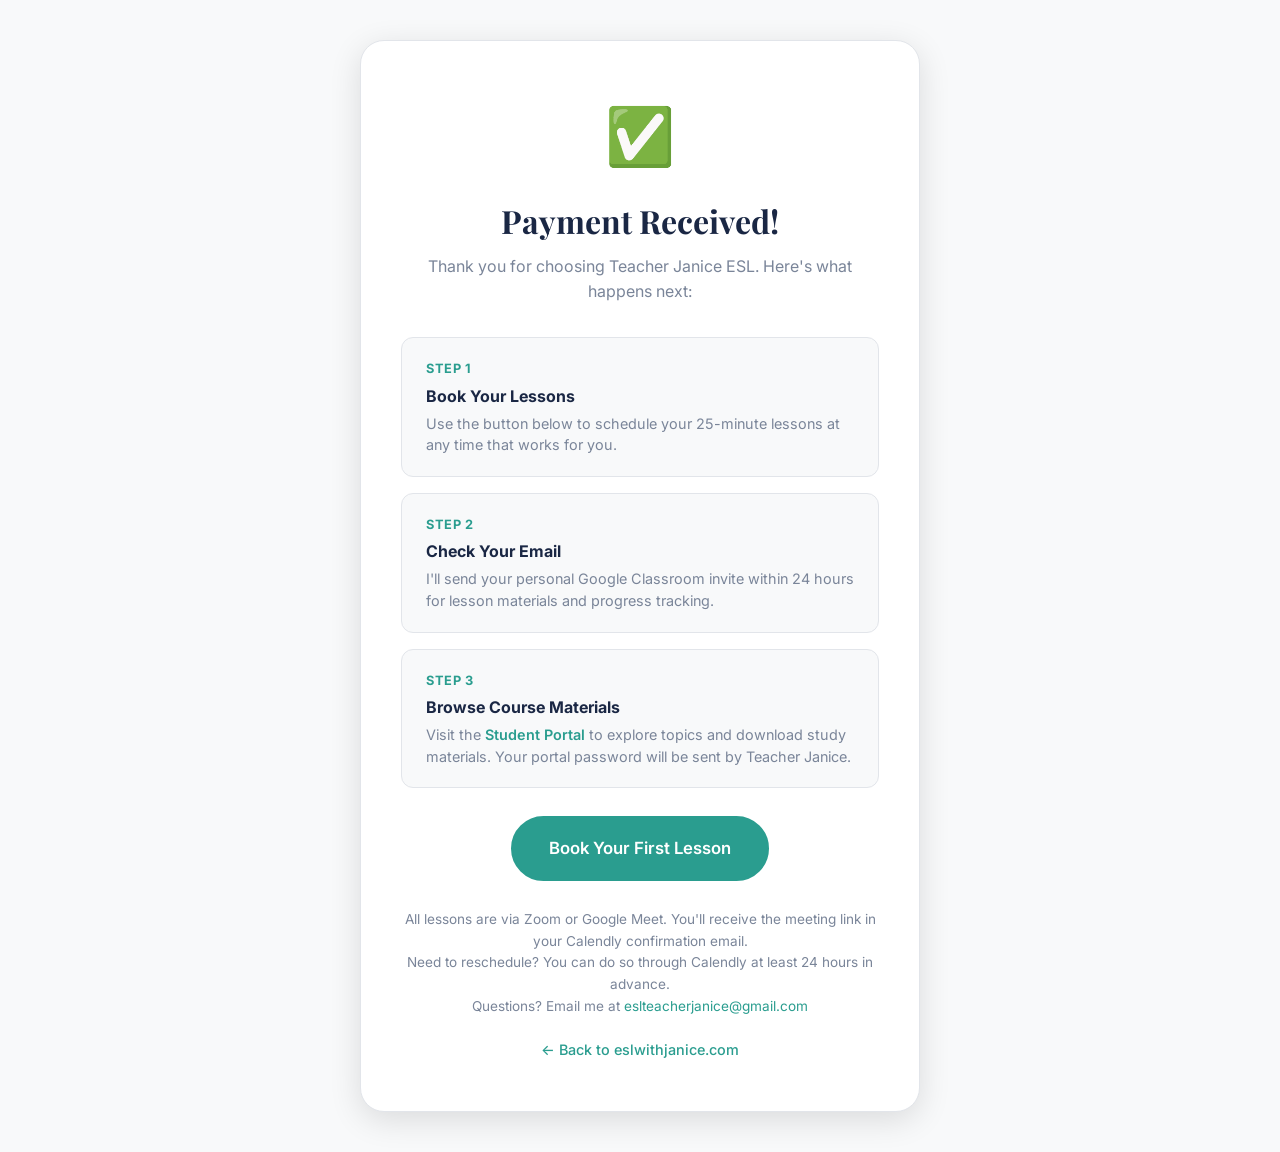
<file: thank-you.html>
<!DOCTYPE html>
<html lang="en">
<head>
  <meta charset="UTF-8">
  <meta name="viewport" content="width=device-width, initial-scale=1.0">
  <title>Payment Received — Teacher Janice ESL</title>
  <meta name="robots" content="noindex, nofollow">
  <link rel="stylesheet" href="styles.css?v=16">
  <link rel="preconnect" href="https://fonts.googleapis.com">
  <link rel="preconnect" href="https://fonts.gstatic.com" crossorigin>
  <link href="https://fonts.googleapis.com/css2?family=Inter:wght@400;500;600;700;800&family=Playfair+Display:wght@700&display=swap" rel="stylesheet">
  <style>
    .thankyou {
      min-height: 100vh;
      display: flex;
      align-items: center;
      justify-content: center;
      padding: 40px 20px;
      background: var(--gray-50);
    }
    .thankyou-card {
      max-width: 560px;
      width: 100%;
      background: var(--white);
      border-radius: var(--radius-xl);
      padding: 48px 40px;
      text-align: center;
      box-shadow: var(--shadow-lg);
      border: 1px solid var(--gray-200);
    }
    .thankyou-icon {
      font-size: 3.5rem;
      margin-bottom: 16px;
    }
    .thankyou-card h1 {
      font-family: 'Playfair Display', serif;
      font-size: 2rem;
      color: var(--navy);
      margin-bottom: 12px;
    }
    .thankyou-card .subtitle {
      color: var(--gray-500);
      font-size: 1rem;
      margin-bottom: 32px;
      line-height: 1.6;
    }
    .thankyou-step {
      text-align: left;
      padding: 20px 24px;
      background: var(--gray-50);
      border-radius: var(--radius-md);
      margin-bottom: 16px;
      border: 1px solid var(--gray-200);
    }
    .thankyou-step .step-label {
      font-size: 0.8rem;
      font-weight: 700;
      text-transform: uppercase;
      letter-spacing: 0.05em;
      color: var(--teal);
      margin-bottom: 6px;
    }
    .thankyou-step h3 {
      font-size: 1rem;
      color: var(--navy);
      margin-bottom: 6px;
    }
    .thankyou-step p {
      font-size: 0.9rem;
      color: var(--gray-500);
      line-height: 1.5;
      margin: 0;
    }
    .thankyou-cta {
      margin-top: 28px;
    }
    .thankyou-cta .btn {
      font-size: 1.05rem;
      padding: 16px 36px;
    }
    .thankyou-footer {
      margin-top: 28px;
      font-size: 0.85rem;
      color: var(--gray-500);
      line-height: 1.6;
    }
    .thankyou-home {
      display: inline-block;
      margin-top: 20px;
      font-size: 0.9rem;
      color: var(--teal);
      text-decoration: none;
      font-weight: 500;
    }
    .thankyou-home:hover {
      text-decoration: underline;
    }
  </style>
</head>
<body>
  <div class="thankyou">
    <div class="thankyou-card">
      <div class="thankyou-icon">&#9989;</div>
      <h1>Payment Received!</h1>
      <p class="subtitle">Thank you for choosing Teacher Janice ESL. Here's what happens next:</p>

      <div class="thankyou-step">
        <div class="step-label">Step 1</div>
        <h3>Book Your Lessons</h3>
        <p>Use the button below to schedule your 25-minute lessons at any time that works for you.</p>
      </div>

      <div class="thankyou-step">
        <div class="step-label">Step 2</div>
        <h3>Check Your Email</h3>
        <p>I'll send your personal Google Classroom invite within 24 hours for lesson materials and progress tracking.</p>
      </div>

      <div class="thankyou-step">
        <div class="step-label">Step 3</div>
        <h3>Browse Course Materials</h3>
        <p>Visit the <a href="student-portal.html" style="color: var(--teal); font-weight: 600;">Student Portal</a> to explore topics and download study materials. Your portal password will be sent by Teacher Janice.</p>
      </div>

      <div class="thankyou-cta">
        <a href="https://calendly.com/eslteacherjanice/regular-lesson-25mins" target="_blank" rel="noopener" class="btn btn-primary">Book Your First Lesson</a>
      </div>

      <p class="thankyou-footer">
        All lessons are via Zoom or Google Meet. You'll receive the meeting link in your Calendly confirmation email.
        <br>Need to reschedule? You can do so through Calendly at least 24 hours in advance.
        <br>Questions? Email me at <a href="mailto:eslteacherjanice@gmail.com" style="color: var(--teal);">eslteacherjanice@gmail.com</a>
      </p>

      <a href="/" class="thankyou-home">&larr; Back to eslwithjanice.com</a>
    </div>
  </div>
</body>
</html>
</file>
<file: styles.css>
/* ===== CSS Variables ===== */
:root {
  --navy: #1a2744;
  --navy-light: #243352;
  --teal: #2a9d8f;
  --teal-dark: #238a7e;
  --teal-light: #e8f5f3;
  --white: #ffffff;
  --gray-50: #f8f9fa;
  --gray-100: #f0f2f5;
  --gray-200: #e2e5ea;
  --gray-300: #ccd1d9;
  --gray-500: #7a8599;
  --gray-700: #4a5568;
  --gray-900: #1a202c;
  --gold: #f0a500;
  --shadow-sm: 0 1px 3px rgba(0,0,0,0.08);
  --shadow-md: 0 4px 16px rgba(0,0,0,0.1);
  --shadow-lg: 0 8px 32px rgba(0,0,0,0.12);
  --shadow-xl: 0 16px 48px rgba(0,0,0,0.15);
  --radius-sm: 8px;
  --radius-md: 12px;
  --radius-lg: 16px;
  --radius-xl: 24px;
}

/* ===== Reset & Base ===== */
*, *::before, *::after {
  margin: 0;
  padding: 0;
  box-sizing: border-box;
}

html {
  scroll-behavior: smooth;
  scroll-padding-top: 80px;
}

body {
  font-family: 'Inter', -apple-system, BlinkMacSystemFont, sans-serif;
  color: var(--gray-700);
  line-height: 1.7;
  background: var(--white);
  overflow-x: hidden;
}

.container {
  max-width: 1200px;
  margin: 0 auto;
  padding: 0 24px;
}

h1, h2, h3, h4 {
  color: var(--navy);
  line-height: 1.3;
}

a {
  text-decoration: none;
  color: inherit;
  transition: color 0.3s;
}

img {
  max-width: 100%;
  display: block;
}

/* ===== Buttons ===== */
.btn {
  display: inline-block;
  padding: 14px 32px;
  border-radius: 50px;
  font-weight: 600;
  font-size: 0.95rem;
  cursor: pointer;
  transition: all 0.3s ease;
  border: 2px solid transparent;
  text-align: center;
}

.btn-primary {
  background: var(--teal);
  color: var(--white);
  border-color: var(--teal);
}

.btn-primary:hover {
  background: var(--teal-dark);
  border-color: var(--teal-dark);
  transform: translateY(-2px);
  box-shadow: 0 4px 16px rgba(42, 157, 143, 0.35);
}

.btn-outline {
  background: transparent;
  color: var(--navy);
  border-color: var(--navy);
}

.btn-outline:hover {
  background: var(--navy);
  color: var(--white);
  transform: translateY(-2px);
}

.btn-nav {
  padding: 10px 24px;
  font-size: 0.9rem;
}

.btn-full {
  width: 100%;
}

/* ===== Navbar ===== */
.navbar {
  position: fixed;
  top: 0;
  left: 0;
  right: 0;
  z-index: 1000;
  background: rgba(255, 255, 255, 0.95);
  backdrop-filter: blur(10px);
  border-bottom: 1px solid transparent;
  transition: all 0.3s ease;
}

.navbar.scrolled {
  border-bottom-color: var(--gray-200);
  box-shadow: var(--shadow-sm);
}

.nav-container {
  display: flex;
  align-items: center;
  justify-content: space-between;
  height: 72px;
}

.logo {
  font-family: 'Playfair Display', serif;
  font-size: 1.5rem;
  color: var(--navy);
  font-weight: 700;
}

.logo span {
  color: var(--teal);
}

.nav-links {
  display: flex;
  align-items: center;
  list-style: none;
  gap: 32px;
}

.nav-links a {
  font-size: 0.95rem;
  font-weight: 500;
  color: var(--gray-700);
}

.nav-links a:hover {
  color: var(--teal);
}

.nav-toggle {
  display: none;
  flex-direction: column;
  gap: 5px;
  background: none;
  border: none;
  cursor: pointer;
  padding: 4px;
}

.nav-toggle span {
  display: block;
  width: 24px;
  height: 2.5px;
  background: var(--navy);
  border-radius: 2px;
  transition: all 0.3s ease;
}

/* ===== Hero ===== */
.hero {
  padding: 140px 0 80px;
  background: linear-gradient(135deg, var(--gray-50) 0%, var(--teal-light) 100%);
  position: relative;
  overflow: hidden;
}

.hero::before {
  content: '';
  position: absolute;
  top: -50%;
  right: -20%;
  width: 600px;
  height: 600px;
  background: radial-gradient(circle, rgba(42,157,143,0.08) 0%, transparent 70%);
  border-radius: 50%;
}

.hero-content {
  display: grid;
  grid-template-columns: 1fr 400px;
  gap: 60px;
  align-items: center;
}

.hero-badge {
  display: inline-block;
  background: var(--teal-light);
  color: var(--teal);
  padding: 8px 20px;
  border-radius: 50px;
  font-weight: 600;
  font-size: 0.85rem;
  margin-bottom: 20px;
  border: 1px solid rgba(42,157,143,0.2);
}

.hero h1 {
  font-family: 'Playfair Display', serif;
  font-size: 3.2rem;
  line-height: 1.2;
  margin-bottom: 20px;
}

.highlight {
  color: var(--teal);
}

.hero-description {
  font-size: 1.1rem;
  color: var(--gray-500);
  margin-bottom: 32px;
  max-width: 540px;
}

.hero-buttons {
  display: flex;
  gap: 16px;
  margin-bottom: 48px;
}

.hero-stats {
  display: flex;
  gap: 40px;
}

.stat {
  display: flex;
  flex-direction: column;
}

.stat-number {
  font-size: 1.8rem;
  font-weight: 800;
  color: var(--navy);
}

.stat-label {
  font-size: 0.85rem;
  color: var(--gray-500);
  font-weight: 500;
}

.hero-photo {
  width: 360px;
  height: 420px;
  object-fit: cover;
  object-position: center top;
  border-radius: var(--radius-xl);
  border: 4px solid var(--white);
  box-shadow: 0 20px 60px rgba(26, 39, 68, 0.2), 0 0 0 1px rgba(42, 157, 143, 0.15);
}

/* ===== Section Styles ===== */
.section-header {
  text-align: center;
  margin-bottom: 56px;
}

.section-tag {
  display: inline-block;
  color: var(--teal);
  font-weight: 600;
  font-size: 0.9rem;
  text-transform: uppercase;
  letter-spacing: 1.5px;
  margin-bottom: 12px;
}

.section-header h2 {
  font-family: 'Playfair Display', serif;
  font-size: 2.5rem;
  margin-bottom: 16px;
}

.section-subtitle {
  font-size: 1.05rem;
  color: var(--gray-500);
  max-width: 600px;
  margin: 0 auto;
}

/* ===== About ===== */
.about {
  padding: 100px 0;
}

.about-intro {
  max-width: 720px;
  margin: 0 auto 48px;
  font-size: 1.08rem;
  line-height: 1.8;
  color: var(--gray-500);
  text-align: center;
}

.about-highlights {
  display: grid;
  grid-template-columns: repeat(3, 1fr);
  gap: 24px;
  max-width: 880px;
  margin: 0 auto 40px;
}

.highlight-card {
  text-align: center;
  padding: 32px 24px;
  background: var(--gray-50);
  border-radius: var(--radius-md);
  border: 1px solid var(--gray-200);
  transition: all 0.3s ease;
}

.highlight-card:hover {
  border-color: var(--teal);
  box-shadow: var(--shadow-md);
  transform: translateY(-2px);
}

.highlight-icon {
  font-size: 1.8rem;
  margin-bottom: 12px;
  display: block;
}

.highlight-card h4 {
  font-size: 0.95rem;
  margin-bottom: 6px;
  color: var(--navy);
}

.highlight-card p {
  font-size: 0.85rem;
  color: var(--gray-500);
  line-height: 1.5;
}

.credential-tags {
  display: flex;
  flex-wrap: wrap;
  justify-content: center;
  gap: 10px;
  max-width: 720px;
  margin: 0 auto;
}

.credential-tag {
  display: inline-flex;
  align-items: center;
  gap: 6px;
  padding: 8px 16px;
  font-size: 0.82rem;
  font-weight: 600;
  color: var(--teal);
  background: rgba(42, 157, 143, 0.08);
  border: 1px solid rgba(42, 157, 143, 0.2);
  border-radius: 50px;
}

/* ===== Services ===== */
.services {
  padding: 100px 0;
  background: var(--gray-50);
}

.services-grid {
  display: grid;
  grid-template-columns: repeat(3, 1fr);
  gap: 24px;
}

.service-card {
  background: var(--white);
  padding: 36px;
  border-radius: var(--radius-lg);
  border: 1px solid var(--gray-200);
  transition: all 0.3s ease;
  position: relative;
}

.service-card:hover {
  border-color: var(--teal);
  box-shadow: var(--shadow-lg);
  transform: translateY(-4px);
}

.service-card.featured {
  border-color: var(--teal);
  box-shadow: 0 0 0 1px var(--teal);
}

.service-badge {
  position: absolute;
  top: -12px;
  right: 24px;
  background: var(--teal);
  color: var(--white);
  padding: 4px 16px;
  border-radius: 50px;
  font-size: 0.8rem;
  font-weight: 600;
}

.service-icon {
  font-size: 2.5rem;
  margin-bottom: 16px;
}

.service-card h3 {
  font-size: 1.25rem;
  margin-bottom: 12px;
}

.service-card p {
  font-size: 0.95rem;
  color: var(--gray-500);
  margin-bottom: 20px;
}

.service-features {
  list-style: none;
  display: flex;
  flex-direction: column;
  gap: 8px;
}

.service-features li {
  font-size: 0.9rem;
  color: var(--gray-700);
  padding-left: 24px;
  position: relative;
}

.service-features li::before {
  content: '✓';
  position: absolute;
  left: 0;
  color: var(--teal);
  font-weight: 700;
}

/* ===== Pricing ===== */
.pricing {
  padding: 100px 0;
}

.pricing-grid {
  display: grid;
  grid-template-columns: repeat(3, 1fr);
  gap: 24px;
  margin-bottom: 32px;
  align-items: start;
}

.pricing-card {
  background: var(--white);
  border-radius: var(--radius-lg);
  border: 1px solid var(--gray-200);
  overflow: hidden;
  transition: all 0.3s ease;
  position: relative;
}

.pricing-card:hover {
  box-shadow: var(--shadow-lg);
  transform: translateY(-4px);
}

.pricing-card.popular {
  border-color: var(--teal);
  box-shadow: 0 0 0 1px var(--teal), var(--shadow-lg);
}

.popular-badge {
  position: absolute;
  top: 0;
  left: 0;
  right: 0;
  background: var(--teal);
  color: var(--white);
  text-align: center;
  padding: 6px;
  font-size: 0.8rem;
  font-weight: 600;
}

.pricing-card.popular .pricing-header {
  padding-top: 44px;
}

.pricing-header {
  padding: 28px 24px 20px;
  text-align: center;
  border-bottom: 1px solid var(--gray-100);
}

.pricing-header h3 {
  font-size: 1.15rem;
  margin-bottom: 4px;
}

.pricing-subtitle {
  font-size: 0.85rem;
  color: var(--gray-500);
}

.pricing-body {
  padding: 24px;
}

.price {
  text-align: center;
  margin-bottom: 4px;
}

.price-amount {
  font-size: 2.5rem;
  font-weight: 800;
  color: var(--navy);
}

.price-period {
  font-size: 0.9rem;
  color: var(--gray-500);
}

.price-alt {
  text-align: center;
  margin-bottom: 24px;
  padding-bottom: 20px;
  border-bottom: 1px solid var(--gray-100);
}

.price-amount-sm {
  font-size: 1.3rem;
  font-weight: 700;
  color: var(--gray-500);
}

.pricing-features {
  list-style: none;
  margin-bottom: 20px;
  display: flex;
  flex-direction: column;
  gap: 10px;
}

.pricing-features li {
  font-size: 0.9rem;
  padding-left: 24px;
  position: relative;
}

.pricing-features li::before {
  content: '✓';
  position: absolute;
  left: 0;
  color: var(--teal);
  font-weight: 700;
}

.age-tag {
  font-size: 0.8rem;
  font-weight: 500;
  color: var(--gray-500);
  font-family: 'Inter', sans-serif;
}

.course-select {
  width: 100%;
  padding: 12px 16px;
  font-size: 0.95rem;
  font-weight: 600;
  font-family: 'Inter', sans-serif;
  color: var(--navy);
  background: var(--gray-50);
  border: 2px solid var(--gray-200);
  border-radius: var(--radius-sm);
  cursor: pointer;
  appearance: none;
  -webkit-appearance: none;
  background-image: url("data:image/svg+xml,%3Csvg xmlns='http://www.w3.org/2000/svg' width='12' height='8' fill='none'%3E%3Cpath d='M1 1.5l5 5 5-5' stroke='%237a8599' stroke-width='2' stroke-linecap='round' stroke-linejoin='round'/%3E%3C/svg%3E");
  background-repeat: no-repeat;
  background-position: right 14px center;
  margin-bottom: 16px;
  transition: border-color 0.2s ease;
}

.course-select:hover {
  border-color: var(--teal);
}

.course-select:focus {
  outline: none;
  border-color: var(--teal);
  box-shadow: 0 0 0 3px rgba(42, 157, 143, 0.15);
}

.package-deal {
  text-align: center;
  font-size: 0.85rem;
  color: var(--gray-700);
  padding: 12px;
  background: var(--teal-light);
  border-radius: var(--radius-sm);
  margin-bottom: 28px;
}

.save-tag {
  color: var(--teal);
  font-weight: 600;
}

.pay-buttons {
  margin-top: 28px;
  display: flex;
  flex-direction: column;
  gap: 8px;
}

.pay-buttons form {
  width: 100%;
}

.btn-pay {
  padding: 10px 16px;
  font-size: 0.85rem;
  border-radius: 50px;
  font-weight: 600;
}

.btn-pay-package {
  background: var(--teal-light);
  border-color: var(--teal);
  color: var(--teal-dark);
}

.btn-pay-package s {
  color: var(--gray-500);
  font-weight: 400;
  text-decoration: line-through;
}

.btn-pay-package:hover {
  background: var(--teal);
  color: var(--white);
  border-color: var(--teal);
}

.pricing-note {
  text-align: center;
  font-size: 0.9rem;
  color: var(--gray-500);
  margin-top: 32px;
}

.policy-box {
  max-width: 640px;
  margin: 32px auto 0;
  padding: 24px 28px;
  background: var(--white);
  border: 1px solid var(--gray-200);
  border-radius: var(--radius-md);
  text-align: left;
}

.policy-box h4 {
  font-size: 0.95rem;
  color: var(--navy);
  margin-bottom: 12px;
}

.policy-box ul {
  list-style: none;
  padding: 0;
  margin: 0;
}

.policy-box li {
  font-size: 0.85rem;
  color: var(--gray-500);
  line-height: 1.6;
  padding-left: 20px;
  position: relative;
  margin-bottom: 8px;
}

.policy-box li:last-child {
  margin-bottom: 0;
}

.policy-box li::before {
  content: '•';
  position: absolute;
  left: 4px;
  color: var(--teal);
  font-weight: 700;
}

/* ===== Checkbox Grid (Lesson Focus) ===== */
.checkbox-grid {
  display: grid;
  grid-template-columns: 1fr 1fr;
  gap: 8px;
}

.form-group .checkbox-grid label.checkbox-label {
  display: flex;
  align-items: center;
  gap: 8px;
  font-size: 0.9rem;
  font-weight: 400;
  color: var(--gray-700);
  cursor: pointer;
  padding: 8px 12px;
  margin-bottom: 0;
  border-radius: var(--radius-sm);
  border: 1px solid var(--gray-200);
  transition: all 0.2s ease;
  background: var(--white);
}

.form-group .checkbox-grid label.checkbox-label:hover {
  border-color: var(--teal);
  background: var(--teal-light);
}

.checkbox-label input[type="checkbox"] {
  width: 16px;
  height: 16px;
  accent-color: var(--teal);
  cursor: pointer;
  flex-shrink: 0;
}

.form-group .checkbox-grid label.checkbox-label:has(input:checked) {
  color: var(--teal-dark);
  border-color: var(--teal);
  background: var(--teal-light);
}

.label-hint {
  font-weight: 400;
  color: var(--gray-500);
  font-size: 0.8rem;
}

@media (max-width: 480px) {
  .checkbox-grid {
    grid-template-columns: 1fr;
  }
}

/* ===== Timezone Autocomplete Dropdown ===== */
.tz-wrapper {
  position: relative;
}

.tz-dropdown {
  display: none;
  position: absolute;
  top: 100%;
  left: 0;
  right: 0;
  background: var(--white);
  border: 1px solid var(--gray-200);
  border-top: none;
  border-radius: 0 0 var(--radius-sm) var(--radius-sm);
  max-height: 200px;
  overflow-y: auto;
  z-index: 50;
  box-shadow: 0 4px 12px rgba(0, 0, 0, 0.08);
}

.tz-dropdown.open {
  display: block;
}

.tz-option {
  padding: 10px 16px;
  cursor: pointer;
  font-size: 0.9rem;
  color: var(--gray-700);
  transition: background 0.15s ease;
}

.tz-option:hover,
.tz-option.active {
  background: var(--teal-light);
  color: var(--teal-dark);
}

.tz-option .tz-label {
  font-weight: 500;
}

.tz-option .tz-utc {
  color: var(--gray-500);
  font-size: 0.8rem;
  margin-left: 6px;
}

/* ===== Schedule & Booking ===== */
.schedule {
  padding: 100px 0;
  background: var(--gray-50);
}

.schedule-toolbar {
  display: flex;
  justify-content: space-between;
  align-items: center;
  margin-bottom: 24px;
  flex-wrap: wrap;
  gap: 12px;
}

.schedule-week {
  font-size: 1.1rem;
  font-weight: 700;
  color: var(--navy);
}

.timezone-display {
  font-size: 0.85rem;
  color: var(--gray-500);
  background: var(--white);
  padding: 6px 14px;
  border-radius: 50px;
  border: 1px solid var(--gray-200);
}

.schedule-grid {
  display: grid;
  grid-template-columns: repeat(7, 1fr);
  gap: 12px;
  margin-bottom: 24px;
}

.schedule-day {
  background: var(--white);
  border-radius: var(--radius-md);
  border: 1px solid var(--gray-200);
  overflow: hidden;
}

.day-header {
  background: var(--navy);
  color: var(--white);
  text-align: center;
  padding: 12px 8px;
}

.day-header .day-name {
  font-weight: 700;
  font-size: 0.85rem;
  text-transform: uppercase;
  letter-spacing: 1px;
}

.day-header .day-date {
  font-size: 0.8rem;
  opacity: 0.7;
  margin-top: 2px;
}

.day-slots {
  padding: 8px;
  display: flex;
  flex-direction: column;
  gap: 6px;
  min-height: 120px;
}

.time-slot {
  padding: 8px 10px;
  border-radius: var(--radius-sm);
  font-size: 0.8rem;
  font-weight: 500;
  text-align: center;
  cursor: pointer;
  transition: all 0.2s ease;
  border: 1px solid transparent;
}

.time-slot.available {
  background: var(--teal-light);
  color: var(--teal-dark);
  border-color: rgba(42, 157, 143, 0.2);
}

.time-slot.available:hover {
  background: var(--teal);
  color: var(--white);
  transform: scale(1.05);
}

.time-slot.booked {
  background: var(--gray-100);
  color: var(--gray-300);
  cursor: not-allowed;
  text-decoration: line-through;
}

.no-slots {
  font-size: 0.8rem;
  color: var(--gray-300);
  text-align: center;
  padding: 16px 8px;
  font-style: italic;
}

.schedule-legend {
  display: flex;
  justify-content: center;
  gap: 24px;
}

.legend-item {
  display: flex;
  align-items: center;
  gap: 8px;
  font-size: 0.85rem;
  color: var(--gray-500);
}

.legend-dot {
  width: 12px;
  height: 12px;
  border-radius: 50%;
}

.legend-dot.available {
  background: var(--teal);
}

.legend-dot.booked {
  background: var(--gray-300);
}

/* Booking Modal */
.booking-modal {
  display: none;
  position: fixed;
  top: 0;
  left: 0;
  right: 0;
  bottom: 0;
  background: rgba(0, 0, 0, 0.5);
  z-index: 2000;
  align-items: center;
  justify-content: center;
  padding: 24px;
}

.booking-modal.active {
  display: flex;
}

.modal-content {
  background: var(--white);
  border-radius: var(--radius-lg);
  padding: 36px;
  max-width: 480px;
  width: 100%;
  max-height: 90vh;
  overflow-y: auto;
  position: relative;
  box-shadow: var(--shadow-xl);
}

.modal-close {
  position: absolute;
  top: 16px;
  right: 20px;
  background: none;
  border: none;
  font-size: 1.5rem;
  cursor: pointer;
  color: var(--gray-500);
  line-height: 1;
}

.modal-close:hover {
  color: var(--navy);
}

.modal-content h3 {
  font-size: 1.3rem;
  margin-bottom: 8px;
}

.modal-content > p {
  color: var(--teal);
  font-weight: 600;
  margin-bottom: 24px;
  font-size: 0.95rem;
}

.modal-form .form-group {
  margin-bottom: 16px;
}

@media (max-width: 1024px) {
  .schedule-grid {
    grid-template-columns: repeat(4, 1fr);
  }
}

@media (max-width: 768px) {
  .schedule-grid {
    grid-template-columns: repeat(2, 1fr);
  }
}

@media (max-width: 480px) {
  .schedule-grid {
    grid-template-columns: 1fr;
  }
}

/* ===== Testimonials ===== */
.testimonials {
  padding: 100px 0;
  background: var(--navy);
}

.testimonials .section-tag {
  color: var(--teal);
}

.testimonials .section-header h2 {
  color: var(--white);
}

.testimonials-grid {
  display: grid;
  grid-template-columns: repeat(3, 1fr);
  gap: 24px;
}

.testimonial-card {
  background: var(--navy-light);
  padding: 32px;
  border-radius: var(--radius-lg);
  border: 1px solid rgba(255,255,255,0.08);
}

.stars {
  color: var(--gold);
  font-size: 1.1rem;
  margin-bottom: 16px;
  letter-spacing: 2px;
}

.testimonial-text {
  color: rgba(255,255,255,0.85);
  font-size: 0.95rem;
  line-height: 1.7;
  margin-bottom: 24px;
  font-style: italic;
}

.testimonial-author {
  display: flex;
  align-items: center;
  gap: 12px;
}

.author-avatar {
  width: 44px;
  height: 44px;
  border-radius: 50%;
  background: var(--teal);
  color: var(--white);
  display: flex;
  align-items: center;
  justify-content: center;
  font-weight: 700;
  font-size: 0.85rem;
}

.author-name {
  color: var(--white);
  font-weight: 600;
  font-size: 0.95rem;
}

.author-detail {
  color: rgba(255,255,255,0.5);
  font-size: 0.8rem;
}

/* ===== Contact ===== */
.contact {
  padding: 100px 0;
}

/* Primary CTA Card */
.contact-cta {
  margin-bottom: 56px;
}

.cta-card {
  background: linear-gradient(135deg, var(--navy) 0%, var(--navy-light) 100%);
  color: var(--white);
  text-align: center;
  padding: 48px 36px;
  border-radius: var(--radius-xl);
  box-shadow: var(--shadow-xl);
}

.cta-icon {
  font-size: 3rem;
  margin-bottom: 16px;
}

.cta-card h3 {
  color: var(--white);
  font-family: 'Playfair Display', serif;
  font-size: 1.8rem;
  margin-bottom: 12px;
}

.cta-card p {
  color: rgba(255, 255, 255, 0.8);
  font-size: 1.05rem;
  max-width: 500px;
  margin: 0 auto 52px;
}

.btn-lg {
  padding: 18px 48px;
  font-size: 1.1rem;
}

.cta-card .cta-hint {
  color: rgba(255, 255, 255, 0.5);
  font-size: 1.05rem;
  margin-top: 25px;
  max-width: none;
  white-space: nowrap;
}

@media (max-width: 768px) {
  .cta-card .cta-hint {
    white-space: normal;
  }
}

/* How It Works */
.how-it-works {
  margin-bottom: 56px;
}

.how-it-works h3 {
  text-align: center;
  font-family: 'Playfair Display', serif;
  font-size: 1.8rem;
  margin-bottom: 32px;
}

.steps-grid {
  display: grid;
  grid-template-columns: repeat(4, 1fr);
  gap: 24px;
}

.step-card {
  text-align: center;
  padding: 28px 20px;
  background: var(--white);
  border-radius: var(--radius-lg);
  border: 1px solid var(--gray-200);
  transition: all 0.3s ease;
  position: relative;
}

.step-card:hover {
  border-color: var(--teal);
  box-shadow: var(--shadow-md);
  transform: translateY(-2px);
}

.step-number {
  width: 44px;
  height: 44px;
  background: var(--teal);
  color: var(--white);
  border-radius: 50%;
  display: flex;
  align-items: center;
  justify-content: center;
  font-size: 1.1rem;
  font-weight: 700;
  margin: 0 auto 16px;
}

.step-card h4 {
  font-size: 1rem;
  margin-bottom: 8px;
}

.step-card p {
  font-size: 0.9rem;
  color: var(--gray-500);
  line-height: 1.5;
}

/* Contact Form Centered */
.contact-form-centered {
  max-width: 640px;
  margin: 0 auto;
  background: var(--white);
  padding: 36px;
  border-radius: var(--radius-lg);
  border: 1px solid var(--gray-200);
  box-shadow: var(--shadow-md);
}

.contact-form-centered h3 {
  font-size: 1.3rem;
  margin-bottom: 8px;
  text-align: center;
}

.contact-form-centered > p {
  color: var(--gray-500);
  font-size: 0.95rem;
  margin-bottom: 24px;
  text-align: center;
}

.form-row {
  display: grid;
  grid-template-columns: 1fr 1fr;
  gap: 16px;
}

.form-group {
  margin-bottom: 20px;
}

.form-group label {
  display: block;
  font-size: 0.9rem;
  font-weight: 600;
  color: var(--navy);
  margin-bottom: 8px;
}

.form-group input,
.form-group select,
.form-group textarea {
  width: 100%;
  padding: 12px 16px;
  border: 1px solid var(--gray-200);
  border-radius: var(--radius-sm);
  font-size: 0.95rem;
  font-family: inherit;
  color: var(--gray-900);
  transition: border-color 0.3s;
  background: var(--white);
}

.form-group input:focus,
.form-group select:focus,
.form-group textarea:focus {
  outline: none;
  border-color: var(--teal);
  box-shadow: 0 0 0 3px rgba(42, 157, 143, 0.1);
}

.form-group input::placeholder,
.form-group textarea::placeholder {
  color: var(--gray-300);
}

.btn-sm {
  padding: 10px 24px;
  font-size: 0.85rem;
}

/* ===== Footer ===== */
.footer {
  background: var(--navy);
  padding: 60px 0 0;
}

.footer-content {
  display: grid;
  grid-template-columns: 1.5fr 1fr 1fr;
  gap: 48px;
  padding-bottom: 40px;
  border-bottom: 1px solid rgba(255,255,255,0.1);
}

.footer-brand .logo {
  color: var(--white);
  font-size: 1.3rem;
  display: inline-block;
  margin-bottom: 16px;
}

.footer-brand p {
  color: rgba(255,255,255,0.5);
  font-size: 0.9rem;
  line-height: 1.7;
}

.footer-links h4 {
  color: var(--white);
  font-size: 1rem;
  margin-bottom: 20px;
}

.footer-links ul {
  list-style: none;
  display: flex;
  flex-direction: column;
  gap: 10px;
}

.footer-links a {
  color: rgba(255,255,255,0.5);
  font-size: 0.9rem;
  transition: color 0.3s;
}

.footer-links a:hover {
  color: var(--teal);
}

.footer-bottom {
  padding: 24px 0;
  text-align: center;
}

.footer-bottom p {
  color: rgba(255,255,255,0.3);
  font-size: 0.85rem;
}

/* ===== Responsive ===== */
@media (max-width: 1024px) {
  .hero-content {
    grid-template-columns: 1fr;
    text-align: center;
  }

  .hero-description {
    margin: 0 auto 32px;
  }

  .hero-buttons {
    justify-content: center;
  }

  .hero-stats {
    justify-content: center;
  }

  .hero-image {
    display: flex;
    justify-content: center;
  }

  .hero-photo {
    width: 260px;
    height: 300px;
  }

  .hero h1 {
    font-size: 2.6rem;
  }

  .pricing-grid {
    grid-template-columns: 1fr;
    max-width: 480px;
    margin: 0 auto 32px;
  }

  .services-grid {
    grid-template-columns: 1fr;
  }

  .testimonials-grid {
    grid-template-columns: 1fr;
    max-width: 600px;
    margin: 0 auto;
  }

  .steps-grid {
    grid-template-columns: repeat(2, 1fr);
  }

  .footer-content {
    grid-template-columns: 1fr;
    gap: 32px;
  }
}

@media (max-width: 768px) {
  .nav-links {
    display: none;
    position: absolute;
    top: 72px;
    left: 0;
    right: 0;
    background: var(--white);
    flex-direction: column;
    padding: 24px;
    gap: 16px;
    border-bottom: 1px solid var(--gray-200);
    box-shadow: var(--shadow-md);
  }

  .nav-links.active {
    display: flex;
  }

  .nav-toggle {
    display: flex;
  }

  .nav-toggle.active span:nth-child(1) {
    transform: rotate(45deg) translate(5px, 5px);
  }

  .nav-toggle.active span:nth-child(2) {
    opacity: 0;
  }

  .nav-toggle.active span:nth-child(3) {
    transform: rotate(-45deg) translate(5px, -5px);
  }

  .hero {
    padding: 120px 0 60px;
  }

  .hero h1 {
    font-size: 2rem;
  }

  .hero-buttons {
    flex-direction: column;
    align-items: center;
  }

  .hero-stats {
    gap: 24px;
  }

  .section-header h2 {
    font-size: 2rem;
  }

  .about-intro {
    font-size: 0.95rem;
  }

  .about-highlights {
    grid-template-columns: 1fr;
    max-width: 100%;
  }

  .highlight-card {
    display: grid;
    grid-template-columns: 32px 1fr;
    grid-template-rows: auto auto;
    gap: 2px 14px;
    text-align: left;
    padding: 18px 20px;
  }

  .highlight-icon {
    font-size: 1.4rem;
    margin-bottom: 0;
    grid-row: 1 / 3;
    line-height: 1;
    margin-top: 2px;
  }

  .highlight-card h4 {
    font-size: 0.9rem;
    margin-bottom: 0;
  }

  .highlight-card p {
    font-size: 0.82rem;
  }

  .credential-tag {
    font-size: 0.75rem;
    padding: 6px 12px;
  }

  .services-grid {
    grid-template-columns: 1fr;
  }

  .pricing-grid {
    grid-template-columns: 1fr;
    max-width: 480px;
    margin: 0 auto 32px;
  }

  .form-row {
    grid-template-columns: 1fr;
  }

  .contact-form-simple {
    padding: 24px;
  }

  .cta-card {
    padding: 36px 24px;
  }

  .cta-card h3 {
    font-size: 1.5rem;
  }

  .steps-grid {
    grid-template-columns: repeat(2, 1fr);
    gap: 16px;
  }

  .contact-form-centered {
    padding: 24px;
  }
}

@media (max-width: 480px) {
  .container {
    padding: 0 16px;
  }

  .hero h1 {
    font-size: 1.75rem;
  }

  .hero-stats {
    flex-direction: column;
    align-items: center;
    gap: 16px;
  }

  .stat {
    align-items: center;
  }

  .steps-grid {
    grid-template-columns: 1fr;
  }

  .btn-lg {
    padding: 16px 36px;
    font-size: 1rem;
  }
}
</file>
<file: portal.css>
/* =============================================================
   STUDENT PORTAL STYLES
   ============================================================= */

/* ---- Password Gate ---- */
.portal-gate {
  min-height: 100vh;
  display: flex;
  align-items: center;
  justify-content: center;
  padding: 40px 20px;
  background: var(--gray-50);
}

.gate-card {
  max-width: 440px;
  width: 100%;
  background: var(--white);
  border-radius: var(--radius-xl);
  padding: 48px 40px;
  text-align: center;
  box-shadow: var(--shadow-lg);
  border: 1px solid var(--gray-200);
}

.gate-icon {
  font-size: 3rem;
  margin-bottom: 12px;
}

.gate-card h1 {
  font-family: 'Playfair Display', serif;
  font-size: 1.8rem;
  color: var(--navy);
  margin-bottom: 8px;
}

.gate-card .gate-subtitle {
  color: var(--gray-500);
  font-size: 0.95rem;
  margin-bottom: 28px;
  line-height: 1.6;
}

.gate-input-wrap {
  position: relative;
  margin-bottom: 16px;
}

.gate-input-wrap input {
  width: 100%;
  padding: 14px 18px;
  border: 2px solid var(--gray-200);
  border-radius: var(--radius-md);
  font-size: 1rem;
  font-family: 'Inter', sans-serif;
  color: var(--navy);
  transition: border-color 0.3s ease;
  box-sizing: border-box;
}

.gate-input-wrap input:focus {
  outline: none;
  border-color: var(--teal);
}

.gate-input-wrap input::placeholder {
  color: var(--gray-400, #aaa);
}

.gate-error {
  color: #e74c3c;
  font-size: 0.85rem;
  margin-bottom: 12px;
  display: none;
}

.gate-card .btn {
  width: 100%;
  margin-bottom: 8px;
}

.gate-footer {
  margin-top: 20px;
  font-size: 0.85rem;
  color: var(--gray-500);
  line-height: 1.6;
}

.gate-footer a {
  color: var(--teal);
  text-decoration: none;
  font-weight: 500;
}

.gate-footer a:hover {
  text-decoration: underline;
}

/* ---- Portal Content ---- */
.portal-content {
  min-height: 100vh;
  background: var(--gray-50);
  -webkit-user-select: none;
  -moz-user-select: none;
  -ms-user-select: none;
  user-select: none;
}

/* ---- Portal Header ---- */
.portal-header {
  background: var(--navy);
  padding: 16px 0;
  position: sticky;
  top: 0;
  z-index: 100;
}

.portal-header .container {
  display: flex;
  align-items: center;
  justify-content: space-between;
}

.portal-logo {
  font-family: 'Playfair Display', serif;
  font-size: 1.3rem;
  color: var(--white);
  text-decoration: none;
}

.portal-logo span {
  color: var(--teal);
}

.portal-header-right {
  display: flex;
  align-items: center;
  gap: 16px;
}

.portal-welcome {
  color: rgba(255, 255, 255, 0.6);
  font-size: 0.85rem;
}

.btn-logout {
  background: transparent;
  border: 1px solid rgba(255, 255, 255, 0.3);
  color: var(--white);
  padding: 8px 16px;
  border-radius: 50px;
  font-size: 0.8rem;
  font-weight: 600;
  cursor: pointer;
  font-family: 'Inter', sans-serif;
  transition: all 0.3s ease;
}

.btn-logout:hover {
  background: rgba(255, 255, 255, 0.1);
  border-color: rgba(255, 255, 255, 0.5);
}

/* ---- Portal Main ---- */
.portal-main {
  max-width: 900px;
  margin: 0 auto;
  padding: 40px 20px 60px;
}

/* ---- Lesson Dashboard ---- */
.portal-dashboard {
  margin-bottom: 48px;
  padding-bottom: 40px;
  border-bottom: 1px solid var(--gray-200);
}

.dash-welcome {
  text-align: center;
  margin-bottom: 24px;
}

.dash-welcome h2 {
  font-family: 'Playfair Display', serif;
  font-size: 1.6rem;
  color: var(--navy);
  margin-bottom: 4px;
}

.dash-welcome p {
  color: var(--gray-500);
  font-size: 0.95rem;
}

.dash-stats {
  display: grid;
  grid-template-columns: repeat(4, 1fr);
  gap: 12px;
  margin-bottom: 24px;
}

.dash-stat {
  background: var(--white);
  border-radius: var(--radius-md);
  padding: 20px 16px;
  text-align: center;
  border: 1px solid var(--gray-200);
}

.dash-stat-num {
  font-size: 2rem;
  font-weight: 800;
  color: var(--navy);
  line-height: 1;
  margin-bottom: 4px;
}

.dash-stat-label {
  font-size: 0.75rem;
  font-weight: 600;
  text-transform: uppercase;
  letter-spacing: 0.05em;
  color: var(--gray-500);
}

.dash-stat-teal .dash-stat-num { color: var(--teal); }
.dash-stat-navy .dash-stat-num { color: var(--navy); }

.dash-book {
  text-align: center;
  margin-bottom: 24px;
}

.dash-book-btn {
  display: inline-block;
  padding: 14px 36px;
  background: var(--teal);
  color: var(--white);
  font-size: 1rem;
  font-weight: 700;
  font-family: 'Inter', sans-serif;
  border-radius: 50px;
  text-decoration: none;
  transition: all 0.3s ease;
  box-shadow: 0 4px 15px rgba(42, 157, 143, 0.3);
}

.dash-book-btn:hover {
  background: #238b7e;
  box-shadow: 0 6px 20px rgba(42, 157, 143, 0.4);
  transform: translateY(-1px);
}

.dash-book-note {
  display: block;
  margin-top: 10px;
  font-size: 0.82rem;
  color: var(--gray-400, #aaa);
}

.dash-book-done {
  font-size: 0.9rem;
  color: var(--gray-500);
}

.dash-book-done a {
  color: var(--teal);
  font-weight: 600;
  text-decoration: none;
}

.dash-book-done a:hover {
  text-decoration: underline;
}

.dash-note {
  text-align: center;
  font-size: 0.82rem;
  color: var(--gray-400, #aaa);
  margin-bottom: 24px;
}

.dash-history {
  background: var(--white);
  border-radius: var(--radius-lg);
  border: 1px solid var(--gray-200);
  overflow: hidden;
}

.dash-history h3 {
  padding: 16px 24px 12px;
  font-size: 0.95rem;
  color: var(--navy);
  font-weight: 700;
  border-bottom: 1px solid var(--gray-100, #f0f0f0);
}

.dash-lessons {
  padding: 4px 0;
}

.dash-lesson {
  display: flex;
  align-items: center;
  padding: 12px 24px;
  border-bottom: 1px solid var(--gray-100, #f0f0f0);
  gap: 16px;
}

.dash-lesson:last-child {
  border-bottom: none;
}

.dash-lesson-date {
  flex-shrink: 0;
  min-width: 120px;
}

.dash-date {
  display: block;
  font-size: 0.85rem;
  font-weight: 600;
  color: var(--navy);
}

.dash-time {
  display: block;
  font-size: 0.75rem;
  color: var(--gray-500);
}

.dash-lesson-info {
  flex: 1;
  font-size: 0.85rem;
  color: var(--gray-500);
}

.dash-lesson-num {
  font-weight: 600;
  color: var(--navy);
}

.dash-lesson-status {
  flex-shrink: 0;
  font-size: 0.72rem;
  font-weight: 600;
  padding: 4px 12px;
  border-radius: 50px;
  text-transform: uppercase;
  letter-spacing: 0.03em;
}

.status-completed {
  background: rgba(42, 157, 143, 0.1);
  color: var(--teal);
}

.status-scheduled {
  background: rgba(26, 39, 68, 0.08);
  color: var(--navy);
}

.status-cancelled {
  background: rgba(231, 76, 60, 0.1);
  color: #e74c3c;
}

.status-rescheduled {
  background: rgba(243, 156, 18, 0.1);
  color: #f39c12;
}

.dash-empty {
  text-align: center;
  padding: 32px 24px;
  color: var(--gray-500);
  font-size: 0.9rem;
  background: var(--white);
  border-radius: var(--radius-lg);
  border: 1px solid var(--gray-200);
}

.dash-empty a {
  color: var(--teal);
  font-weight: 600;
  text-decoration: none;
}

/* ---- Course Catalog Title ---- */
.portal-title {
  text-align: center;
  margin-bottom: 32px;
}

.portal-title h2 {
  font-family: 'Playfair Display', serif;
  font-size: 1.8rem;
  color: var(--navy);
  margin-bottom: 8px;
}

.portal-title p {
  color: var(--gray-500);
  font-size: 0.95rem;
}

/* ---- Age Group Tabs ---- */
.age-tabs {
  display: flex;
  justify-content: center;
  gap: 10px;
  margin-bottom: 36px;
  flex-wrap: wrap;
}

.age-tab {
  padding: 10px 24px;
  border-radius: 50px;
  border: 2px solid var(--gray-200);
  background: var(--white);
  color: var(--navy);
  font-size: 0.9rem;
  font-weight: 600;
  cursor: pointer;
  font-family: 'Inter', sans-serif;
  transition: all 0.3s ease;
}

.age-tab:hover {
  border-color: var(--teal);
  color: var(--teal);
}

.age-tab.active {
  background: var(--teal);
  border-color: var(--teal);
  color: var(--white);
}

/* ---- Course Cards ---- */
.course-cards {
  display: flex;
  flex-direction: column;
  gap: 24px;
}

.course-card {
  background: var(--white);
  border-radius: var(--radius-lg);
  border: 1px solid var(--gray-200);
  overflow: hidden;
  box-shadow: var(--shadow-sm);
}

.course-card-header {
  padding: 24px 28px 16px;
  border-bottom: 1px solid var(--gray-100, #f0f0f0);
}

.course-card-header h3 {
  font-family: 'Playfair Display', serif;
  font-size: 1.35rem;
  color: var(--navy);
  margin-bottom: 4px;
}

.course-card-header h3 .course-icon {
  margin-right: 8px;
}

/* ---- Level Tabs (inside course cards) ---- */
.level-tabs {
  display: flex;
  gap: 6px;
  margin-top: 12px;
}

.level-tab {
  padding: 6px 16px;
  border-radius: 50px;
  border: none;
  background: var(--gray-50);
  color: var(--gray-500);
  font-size: 0.8rem;
  font-weight: 600;
  cursor: pointer;
  font-family: 'Inter', sans-serif;
  transition: all 0.3s ease;
}

.level-tab:hover {
  background: rgba(42, 157, 143, 0.1);
  color: var(--teal);
}

.level-tab.active {
  background: rgba(42, 157, 143, 0.12);
  color: var(--teal);
}

/* ---- Topic List ---- */
.topic-list {
  padding: 20px 28px 28px;
}

.topic-item {
  display: flex;
  align-items: flex-start;
  gap: 14px;
  padding: 16px 0;
  border-bottom: 1px solid var(--gray-100, #f0f0f0);
}

.topic-item:last-child {
  border-bottom: none;
  padding-bottom: 0;
}

.topic-number {
  flex-shrink: 0;
  width: 32px;
  height: 32px;
  border-radius: 50%;
  background: rgba(42, 157, 143, 0.1);
  color: var(--teal);
  display: flex;
  align-items: center;
  justify-content: center;
  font-size: 0.8rem;
  font-weight: 700;
  margin-top: 2px;
}

.topic-info {
  flex: 1;
}

.topic-info h4 {
  font-size: 0.95rem;
  color: var(--navy);
  margin-bottom: 4px;
  font-weight: 600;
}

.topic-info p {
  font-size: 0.85rem;
  color: var(--gray-500);
  line-height: 1.5;
  margin: 0;
}

/* ---- Download Button ---- */
.topic-downloads {
  display: flex;
  flex-wrap: wrap;
  gap: 8px;
  margin-top: 8px;
}

.download-btn {
  display: inline-flex;
  align-items: center;
  gap: 6px;
  padding: 6px 14px;
  border-radius: 50px;
  border: 1px solid rgba(42, 157, 143, 0.3);
  background: rgba(42, 157, 143, 0.06);
  color: var(--teal);
  font-size: 0.78rem;
  font-weight: 600;
  text-decoration: none;
  transition: all 0.3s ease;
  font-family: 'Inter', sans-serif;
}

.download-btn:hover {
  background: rgba(42, 157, 143, 0.15);
  border-color: var(--teal);
}

.download-btn::before {
  content: "\1F4C4";
  font-size: 0.85rem;
}

/* ---- Coming Soon ---- */
.coming-soon {
  padding: 40px 28px;
  text-align: center;
  color: var(--gray-400, #bbb);
  font-size: 0.9rem;
  font-style: italic;
}

/* ---- Watermark Overlay ---- */
.portal-watermark {
  position: fixed;
  top: 0;
  left: 0;
  width: 100%;
  height: 100%;
  pointer-events: none;
  z-index: 9999;
}

.portal-watermark::after {
  content: "ESL with Janice \2014  Student Use Only";
  position: fixed;
  top: 50%;
  left: 50%;
  transform: translate(-50%, -50%) rotate(-30deg);
  font-size: 3rem;
  color: rgba(26, 39, 68, 0.035);
  white-space: nowrap;
  pointer-events: none;
  font-weight: 700;
  letter-spacing: 2px;
}

/* ---- Portal Footer ---- */
.portal-footer {
  text-align: center;
  padding: 40px 20px;
  border-top: 1px solid var(--gray-200);
  background: var(--white);
}

.portal-footer p {
  color: var(--gray-500);
  font-size: 0.85rem;
  margin-bottom: 8px;
}

.portal-footer a {
  color: var(--teal);
  text-decoration: none;
  font-weight: 500;
  font-size: 0.9rem;
}

.portal-footer a:hover {
  text-decoration: underline;
}

/* ---- Print Block ---- */
@media print {
  body {
    display: none !important;
  }
  html::after {
    content: "Printing is not permitted. Content is for enrolled students only.";
    display: block;
    padding: 60px;
    font-size: 1.5rem;
    text-align: center;
    color: #333;
  }
}

/* ---- Responsive ---- */
@media (max-width: 768px) {
  .gate-card {
    padding: 36px 24px;
  }

  .portal-header .container {
    padding: 0 16px;
  }

  .portal-welcome {
    display: none;
  }

  .portal-main {
    padding: 28px 16px 48px;
  }

  .portal-title h2 {
    font-size: 1.5rem;
  }

  .age-tabs {
    gap: 8px;
  }

  .age-tab {
    padding: 8px 18px;
    font-size: 0.82rem;
  }

  .course-card-header {
    padding: 20px 20px 14px;
  }

  .course-card-header h3 {
    font-size: 1.15rem;
  }

  .level-tabs {
    gap: 4px;
    flex-wrap: wrap;
  }

  .level-tab {
    padding: 5px 12px;
    font-size: 0.75rem;
  }

  .topic-list {
    padding: 16px 20px 20px;
  }

  .topic-item {
    gap: 10px;
    padding: 12px 0;
  }

  .topic-number {
    width: 28px;
    height: 28px;
    font-size: 0.7rem;
  }

  .dash-stats {
    grid-template-columns: repeat(2, 1fr);
  }

  .dash-lesson {
    flex-wrap: wrap;
    gap: 8px;
    padding: 10px 16px;
  }

  .dash-lesson-date {
    min-width: 100px;
  }

  .dash-history h3 {
    padding: 14px 16px 10px;
  }

  .portal-watermark::after {
    font-size: 1.8rem;
  }
}

@media (max-width: 480px) {
  .gate-card h1 {
    font-size: 1.5rem;
  }

  .dash-welcome h2 {
    font-size: 1.3rem;
  }

  .age-tabs {
    flex-direction: column;
    align-items: stretch;
  }

  .age-tab {
    text-align: center;
  }
}
</file>
